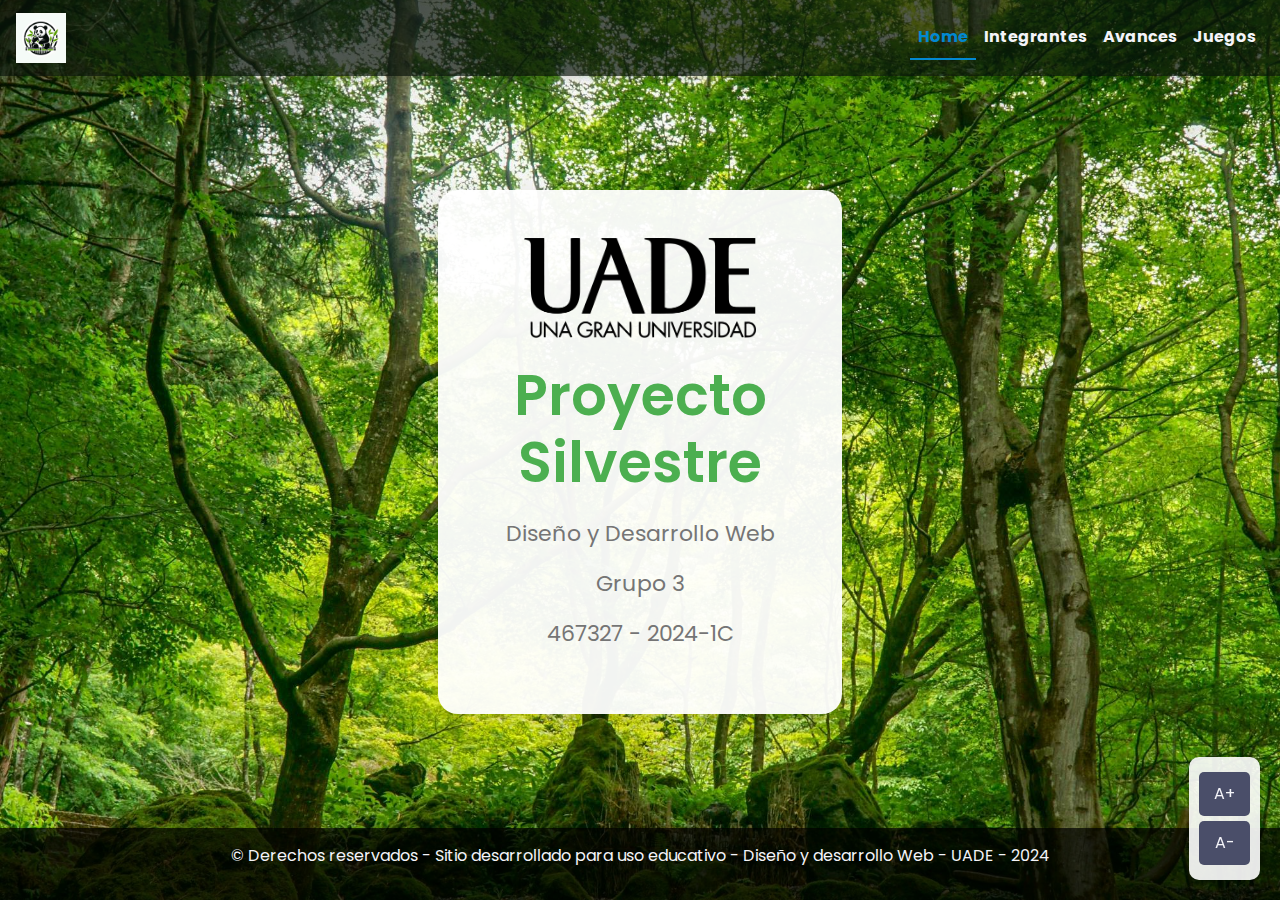
<file: index.html>
<!DOCTYPE html>
<html lang="es">

<head>
    <meta charset="UTF-8">
    <meta http-equiv="X-UA-Compatible" content="IE=edge">
    <meta name="viewport" content="width=device-width, initial-scale=1.0">
    <link rel="stylesheet" href="https://stackpath.bootstrapcdn.com/bootstrap/4.5.2/css/bootstrap.min.css">
    <link rel="stylesheet" href="styles/styles.css">
    <link rel="stylesheet" href="juegos/JuegoAnimalesEnExtincion/styles.css">
    <link rel="shortcut icon" href="img/logo_panda.jfif" type="image/x-icon">
    <link rel="preconnect" href="https://fonts.googleapis.com">
    <link rel="preconnect" href="https://fonts.gstatic.com" crossorigin>
    <link href="https://fonts.googleapis.com/css2?family=Poppins:wght@400;600&display=swap" rel="stylesheet">
    <title>Proyecto Silvestre</title>
</head>

<body class="background">
    <div class="accessibility-menu">
        <button onclick="changeTextSize('increase')" class="btn btn-primary">A+</button>
        <button onclick="changeTextSize('decrease')" class="btn btn-primary">A-</button>
    </div>
    <nav class="navbar navbar-expand-lg navbar-light">
        <a class="navbar-brand" href="index.html">
            <img src="img/logo_panda.jfif" alt="Proyecto Silvestre">
        </a>
        <button class="navbar-toggler" type="button" data-toggle="collapse" data-target="#navbarNav" aria-controls="navbarNav" aria-expanded="false" aria-label="Toggle navigation">
            <span class="navbar-toggler-icon"></span>
        </button>
        <div class="collapse navbar-collapse" id="navbarNav">
            <ul class="navbar-nav ml-auto">
                <li class="nav-item active">
                    <a class="nav-link" href="index.html">Home</a>
                </li>
                <li class="nav-item">
                    <a class="nav-link" href="integrantes.html">Integrantes</a>
                </li>
                <li class="nav-item">
                    <a class="nav-link" href="avances.html">Avances</a>
                </li>
                <li class="nav-item">
                    <a class="nav-link" href="juegos.html">Juegos</a>
                </li>
            </ul>
        </div>
    </nav>
    <main class="main-inicio container my-5 proyect">
        <div class="row justify-content-center">
            <div class="col-md-8 text-center p-5 main-content">
                <img src="img/UADE.png" alt="UADE" class="logo-uade mb-4">
                <h1 class="display-4">Proyecto Silvestre</h1>
                <p class="subtitle-font"><strong>Diseño y Desarrollo Web</strong></p>
                <p class="subtitle-font"><strong>Grupo 3</strong></p>
                <p class="subtitle-font"><strong>467327 - 2024-1C</strong></p>
            </div>
        </div>
    </main>

    <footer class="text-center py-3" style="background-color: #4A4E69; color: #F4F4F9;">
        <p>&copy; Derechos reservados - Sitio desarrollado para uso educativo - Diseño y desarrollo Web - UADE - 2024</p>
    </footer>

    <script src="https://code.jquery.com/jquery-3.5.1.slim.min.js"></script>
    <script src="https://cdn.jsdelivr.net/npm/@popperjs/core@2.9.2/dist/umd/popper.min.js"></script>
    <script src="https://stackpath.bootstrapcdn.com/bootstrap/4.5.2/js/bootstrap.min.js"></script>
    <script src="scripts/script.js"></script>
</body>

</html>
</file>
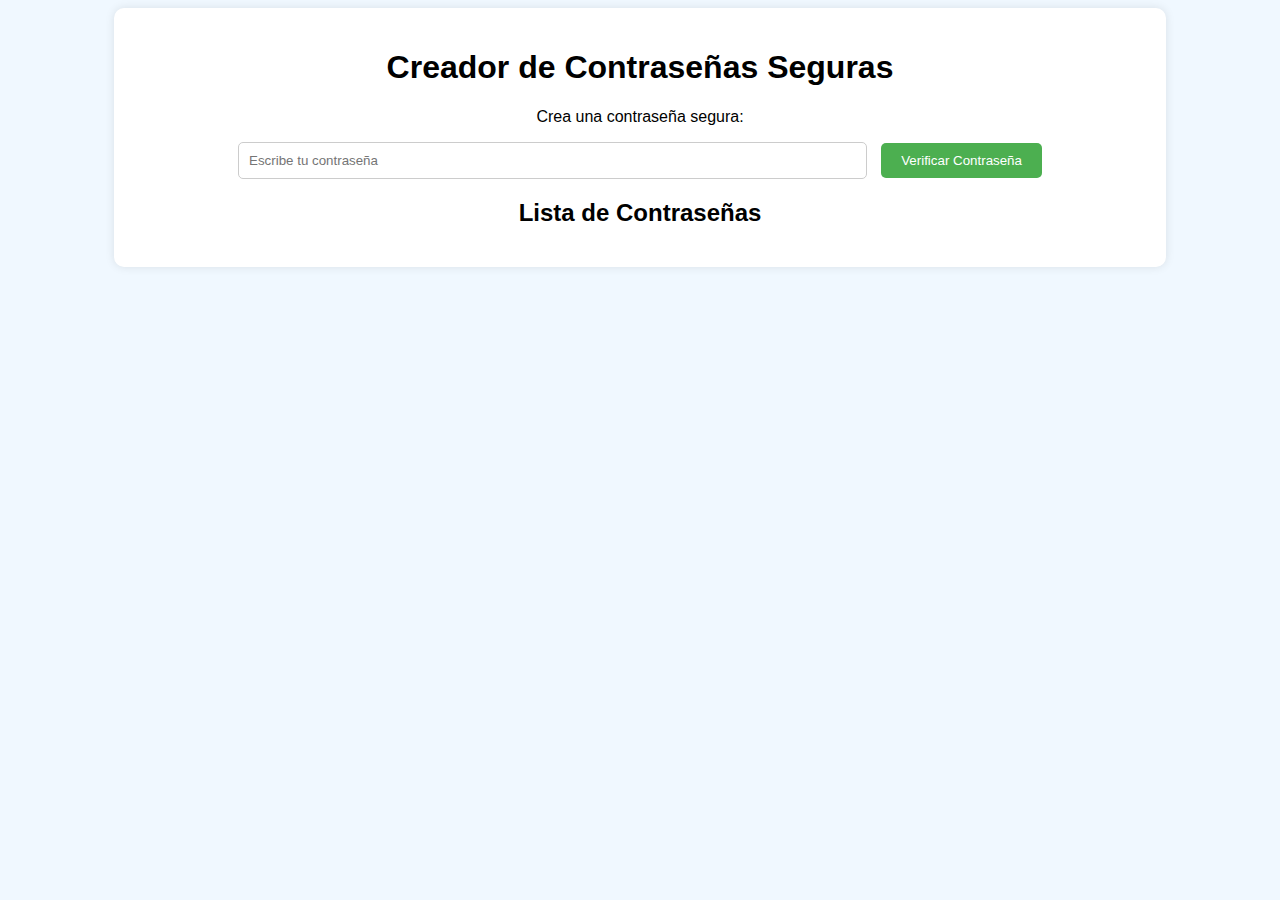
<file: juegoVerificaPassword/index.html>
<!DOCTYPE html>
<html lang="es">
<head>
    <meta charset="UTF-8">
    <title>Creador de Contraseñas Seguras</title>
    <link rel="stylesheet" href="styles.css">
</head>
<body>
    <div id="game">
        <h1>Creador de Contraseñas Seguras</h1>
        <div id="password-creation">
            <p>Crea una contraseña segura:</p>
            <input type="text" id="password" placeholder="Escribe tu contraseña">
            <button onclick="checkPassword()">Verificar Contraseña</button>
            <p id="password-result"></p>
        </div>
        <div id="password-list">
            <h2>Lista de Contraseñas</h2>
            <ul id="passwords"></ul>
        </div>
    </div>
    <script src="script.js"></script>
</body>
</html>
</file>
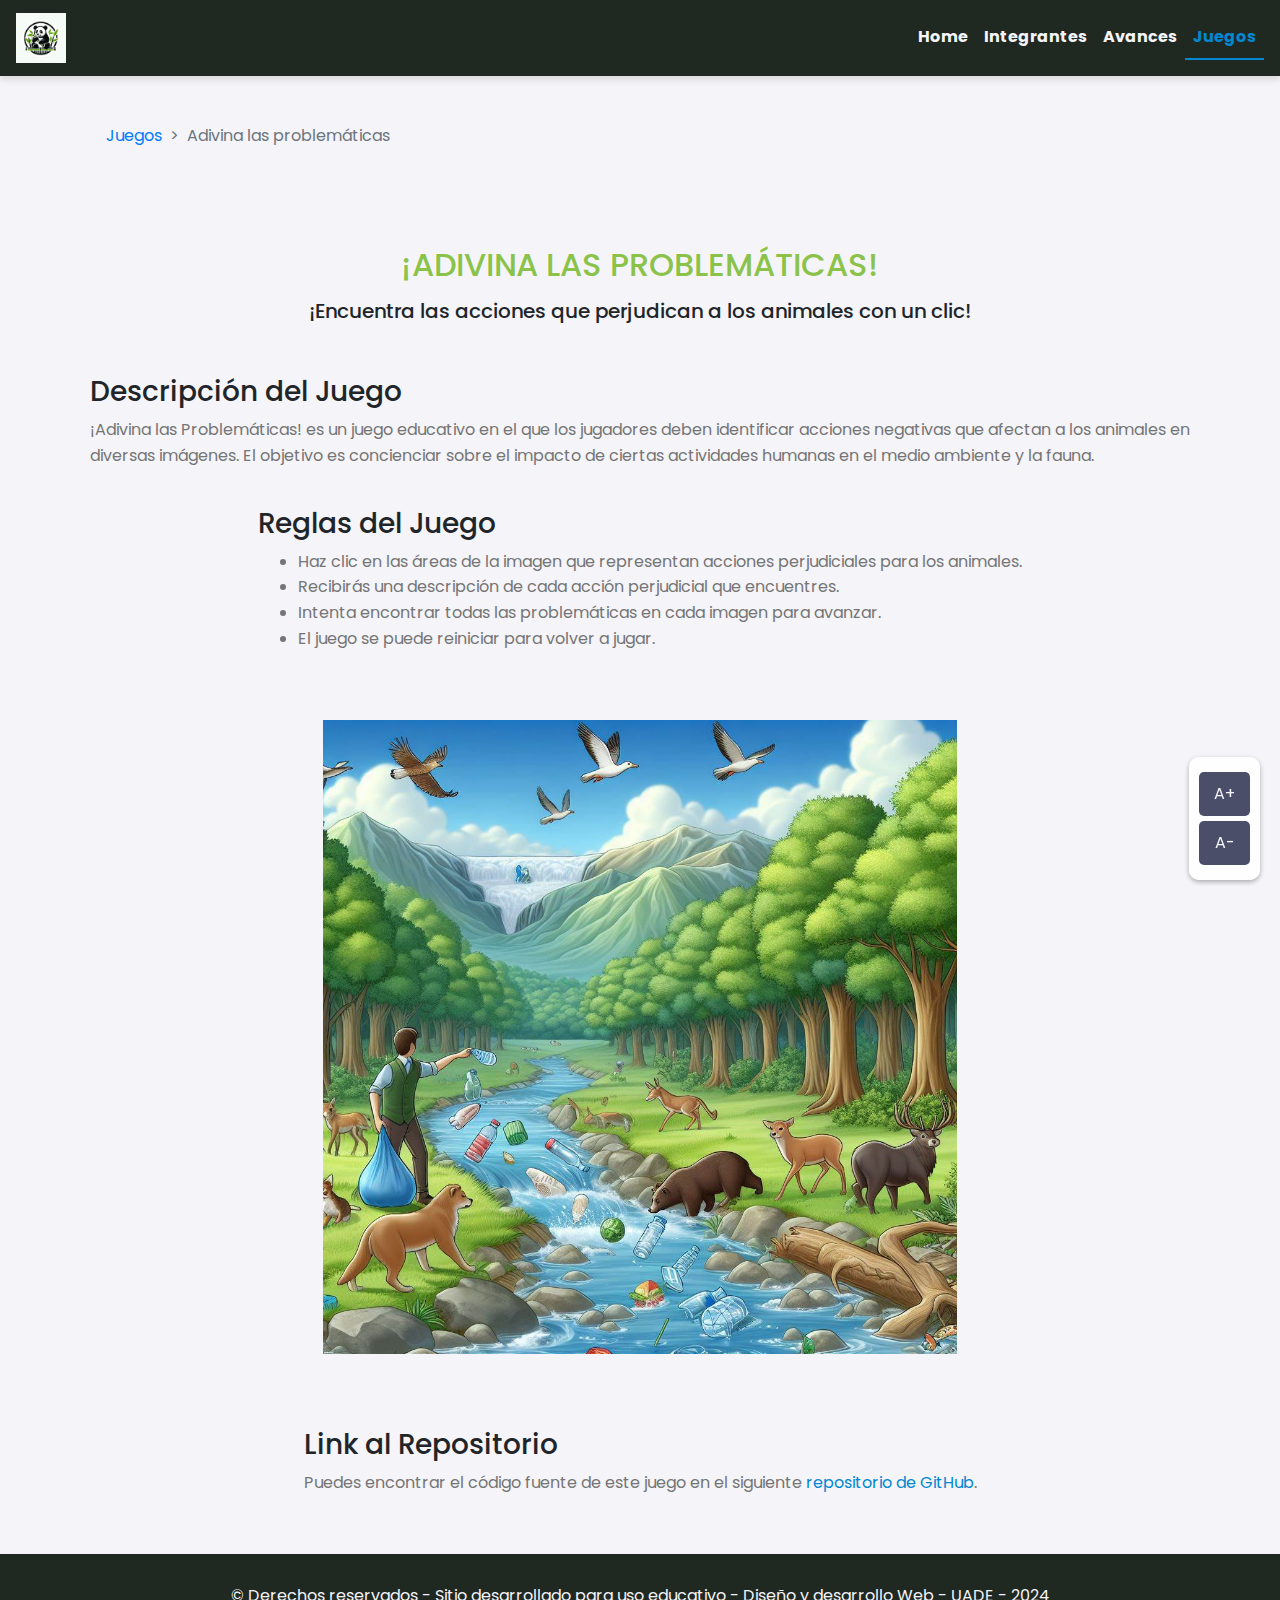
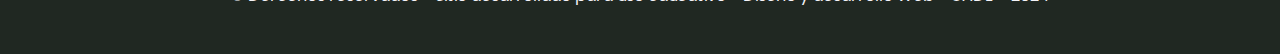
<file: juegos/JuegoAdivinaLaAccion/index.html>
<!DOCTYPE html>
<html lang="es">

<head>
    <meta charset="UTF-8">
    <meta http-equiv="X-UA-Compatible" content="IE=edge">
    <meta name="viewport" content="width=device-width, initial-scale=1.0">
    <link rel="stylesheet" href="https://stackpath.bootstrapcdn.com/bootstrap/4.5.2/css/bootstrap.min.css">
    <link rel="stylesheet" href="styles.css">
    <link rel="stylesheet" href="../../styles/styles.css">
    <link rel="shortcut icon" href="../../img/logo_panda.jfif" type="image/x-icon">
    <link rel="preconnect" href="https://fonts.googleapis.com">
    <link rel="preconnect" href="https://fonts.gstatic.com" crossorigin>
    <link href="https://fonts.googleapis.com/css2?family=Poppins:wght@400;600&display=swap" rel="stylesheet">
    <title>Proyecto Silvestre</title>
</head>

<body>
    <div class="accessibility-menu">
        <button onclick="changeTextSize('increase')" class="btn btn-primary">A+</button>
        <button onclick="changeTextSize('decrease')" class="btn btn-primary">A-</button>
    </div>
    <nav class="navbar navbar-expand-lg navbar-no-picture" style="background-color: #F4F4F9;">
        <a class="navbar-brand" href="../../index.html">
            <img src="../../img/logo_panda.jfif" alt="Proyecto Silvestre" height="50">
        </a>
        <button class="navbar-toggler" type="button" data-toggle="collapse" data-target="#navbarNav" aria-controls="navbarNav" aria-expanded="false" aria-label="Toggle navigation">
            <span class="navbar-toggler-icon"></span>
        </button>
        <div class="collapse navbar-collapse" id="navbarNav">
            <ul class="navbar-nav ml-auto">
                <li class="nav-item">
                    <a class="nav-link" href="../../index.html">Home</a>
                </li>
                <li class="nav-item">
                    <a class="nav-link" href="../../integrantes.html">Integrantes</a>
                </li>
                <li class="nav-item">
                    <a class="nav-link" href="../../avances.html">Avances</a>
                </li>
                <li class="nav-item active">
                    <a class="nav-link" href="../../juegos.html">Juegos</a>
                </li>
            </ul>
        </div>
    </nav>

    <div class="container mt-3" style="align-items: flex-start;">
        <nav aria-label="breadcrumb">
            <ol class="breadcrumb">
                <li class="breadcrumb-item"><a href="../../juegos.html">Juegos</a></li>
                <li class="breadcrumb-item active" aria-current="page">Adivina las problemáticas</li>
            </ol>
        </nav>
    </div>

    <main class="container proyect">
        <div class="titleGame">
            <h2>¡ADIVINA LAS PROBLEMÁTICAS!</h2>
            <h5>¡Encuentra las acciones que perjudican a los animales con un clic!</h5>
        </div>

        <div class="game-description mt-4">
            <h3>Descripción del Juego</h3>
            <p>¡Adivina las Problemáticas! es un juego educativo en el que los jugadores deben identificar acciones negativas que afectan a los animales en diversas imágenes. El objetivo es concienciar sobre el impacto de ciertas actividades humanas en el medio ambiente y la fauna.</p>
        </div>

        <div class="game-rules mt-4">
            <h3>Reglas del Juego</h3>
            <ul>
                <li>Haz clic en las áreas de la imagen que representan acciones perjudiciales para los animales.</li>
                <li>Recibirás una descripción de cada acción perjudicial que encuentres.</li>
                <li>Intenta encontrar todas las problemáticas en cada imagen para avanzar.</li>
                <li>El juego se puede reiniciar para volver a jugar.</li>
            </ul>
        </div>

        <div id="gameContainer" class="container mt-4">
            <div id="clickArea" class="text-center">
                <img id="gameImage" src="./imagenesJuego/imagen1.jpg" alt="Imagen del juego" class="img-fluid">
            </div>
            <p id="description" class="hidden"></p>
        </div>

        <div class="repository-link mt-4">
            <h3>Link al Repositorio</h3>
            <p>Puedes encontrar el código fuente de este juego en el siguiente <a href="https://github.com/carlablanco/tpo-disenoweb-grupo-3/tree/main/juegos/JuegoAdivinaLaAccion" target="_blank">repositorio de GitHub</a>.</p>
        </div>
    </main>

    <footer class="footer-no-picture mt-4">
        <div class="container">
            <p>&copy; Derechos reservados - Sitio desarrollado para uso educativo - Diseño y desarrollo Web - UADE - 2024</p>
        </div>
    </footer>

    <script src="https://code.jquery.com/jquery-3.5.1.slim.min.js"></script>
    <script src="https://cdn.jsdelivr.net/npm/@popperjs/core@2.9.2/dist/umd/popper.min.js"></script>
    <script src="https://stackpath.bootstrapcdn.com/bootstrap/4.5.2/js/bootstrap.min.js"></script>
    <script src="game.js"></script>
    <script src="../../scripts/script.js"></script>
</body>

</html>
</file>
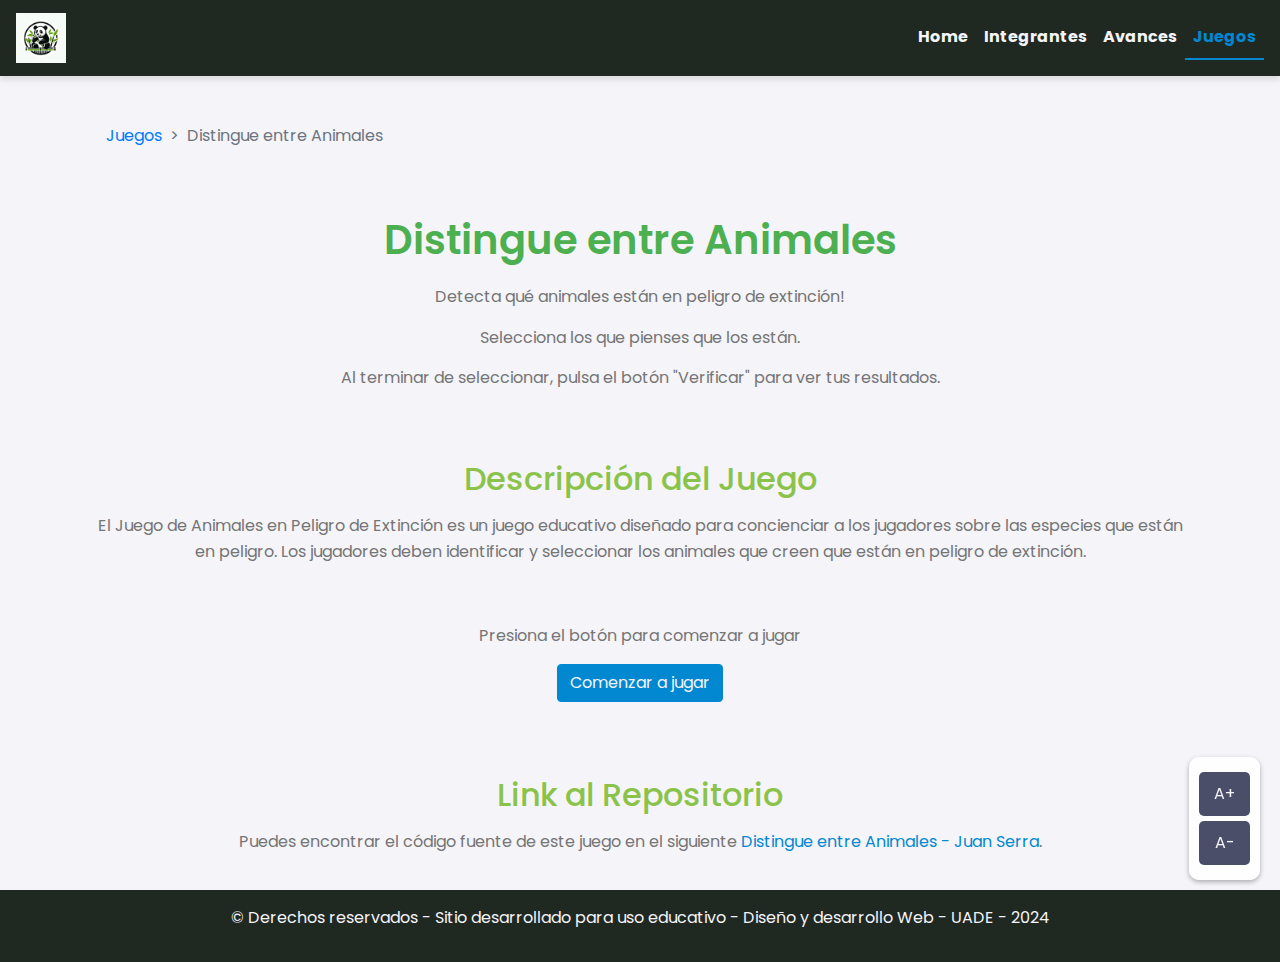
<file: juegos/JuegoAnimalesEnExtincion/index.html>
<!DOCTYPE html>
<html lang="es">
<head>
    <meta charset="UTF-8">
    <meta http-equiv="X-UA-Compatible" content="IE=edge">
    <meta name="viewport" content="width=device-width, initial-scale=1.0">
    <link rel="stylesheet" href="https://stackpath.bootstrapcdn.com/bootstrap/4.5.2/css/bootstrap.min.css">
    <link rel="stylesheet" href="../../styles/styles.css">
    <link rel="stylesheet" href="styles.css">
    <link rel="shortcut icon" href="../../img/logo_panda.jfif" type="image/x-icon">
    <link rel="preconnect" href="https://fonts.googleapis.com">
    <link rel="preconnect" href="https://fonts.gstatic.com" crossorigin>
    <link href="https://fonts.googleapis.com/css2?family=Poppins:wght@400;600&display=swap" rel="stylesheet">
    <title>Proyecto Silvestre</title>
</head>
<body>
    <div class="accessibility-menu">
        <button onclick="changeTextSize('increase')" class="btn btn-primary">A+</button>
        <button onclick="changeTextSize('decrease')" class="btn btn-primary">A-</button>
    </div>
    <nav class="navbar navbar-expand-lg navbar-no-picture" style="background-color: #F4F4F9;">
        <a class="navbar-brand" href="../../index.html">
            <img src="../../img/logo_panda.jfif" alt="Proyecto Silvestre" height="50">
        </a>
        <button class="navbar-toggler" type="button" data-toggle="collapse" data-target="#navbarNav" aria-controls="navbarNav" aria-expanded="false" aria-label="Toggle navigation">
            <span class="navbar-toggler-icon"></span>
        </button>
        <div class="collapse navbar-collapse" id="navbarNav">
            <ul class="navbar-nav ml-auto">
                <li class="nav-item">
                    <a class="nav-link" href="../../index.html">Home</a>
                </li>
                <li class="nav-item">
                    <a class="nav-link" href="../../integrantes.html">Integrantes</a>
                </li>
                <li class="nav-item">
                    <a class="nav-link" href="../../avances.html">Avances</a>
                </li>
                <li class="nav-item active">
                    <a class="nav-link" href="../../juegos.html">Juegos</a>
                </li>
            </ul>
        </div>
    </nav>

    <div class="container mt-3" style="align-items: flex-start;">
        <nav aria-label="breadcrumb">
            <ol class="breadcrumb">
                <li class="breadcrumb-item"><a href="../../juegos.html">Juegos</a></li>
                <li class="breadcrumb-item active" aria-current="page">Distingue entre Animales</li>
            </ol>
        </nav>
    </div>

    <main class="main-inicio container text-center proyect">
        <div class="titleGame">
            <h1>Distingue entre Animales</h2>
            <p>Detecta qué animales están en peligro de extinción!</p>
            <p>Selecciona los que pienses que los están.</p>
            <p>Al terminar de seleccionar, pulsa el botón "Verificar" para ver tus resultados.</p>
        </div>

        <div class="game-description mt-4">
            <h2>Descripción del Juego</h3>
            <p>El Juego de Animales en Peligro de Extinción es un juego educativo diseñado para concienciar a los jugadores sobre las especies que están en peligro. Los jugadores deben identificar y seleccionar los animales que creen que están en peligro de extinción.</p>
        </div>

        <div id="gameContainer" class="container mt-4">
            <div id="startScreen" style="display: none;">
                <p>Presiona el botón para comenzar a jugar</p>
                <button id="startButton" class="btn btn-primary">Comenzar a jugar</button>
            </div>
            <div id="gameScreen" style="display: none;">
                <div id="animalGrid" class="row"></div>
                <button id="checkButton" class="btn btn-success mt-3">Verificar</button>
                <button id="restartButton" class="btn btn-secondary mt-3">Volver a jugar</button>
            </div>
            <div id="resultModal" class="modal fade" tabindex="-1" role="dialog" aria-labelledby="resultModalLabel" aria-hidden="true">
                <div class="modal-dialog modal-dialog-centered" role="document">
                    <div class="modal-content">
                        <div class="modal-header">
                            <h5 class="modal-title" id="resultModalLabel">Resultado</h5>
                            <button type="button" class="close" data-dismiss="modal" aria-label="Close">
                                <span aria-hidden="true">&times;</span>
                            </button>
                        </div>
                        <div class="modal-body">
                            <p id="resultText"></p>
                        </div>
                        <div class="modal-footer">
                            <button type="button" class="btn btn-primary" data-dismiss="modal">Aceptar</button>
                        </div>
                    </div>
                </div>
            </div>
        </div>

        <div class="repository-link mt-4">
            <h2>Link al Repositorio</h3>
            <p>Puedes encontrar el código fuente de este juego en el siguiente <a href="https://github.com/carlablanco/tpo-disenoweb-grupo-3/tree/main/juegos/JuegoAnimalesEnExtincion" target="_blank">Distingue entre Animales - Juan Serra</a>.</p>
        </div>
    </main>

    <footer class="text-center py-3 footer-no-picture">
        <p>&copy; Derechos reservados - Sitio desarrollado para uso educativo - Diseño y desarrollo Web - UADE - 2024</p>
    </footer>

    <script src="https://code.jquery.com/jquery-3.5.1.slim.min.js"></script>
    <script src="https://cdn.jsdelivr.net/npm/@popperjs/core@2.9.2/dist/umd/popper.min.js"></script>
    <script src="https://stackpath.bootstrapcdn.com/bootstrap/4.5.2/js/bootstrap.min.js"></script>
    <script src="logica.js"></script>
    <script src="../../scripts/script.js"></script>
</body>
</html>
</file>
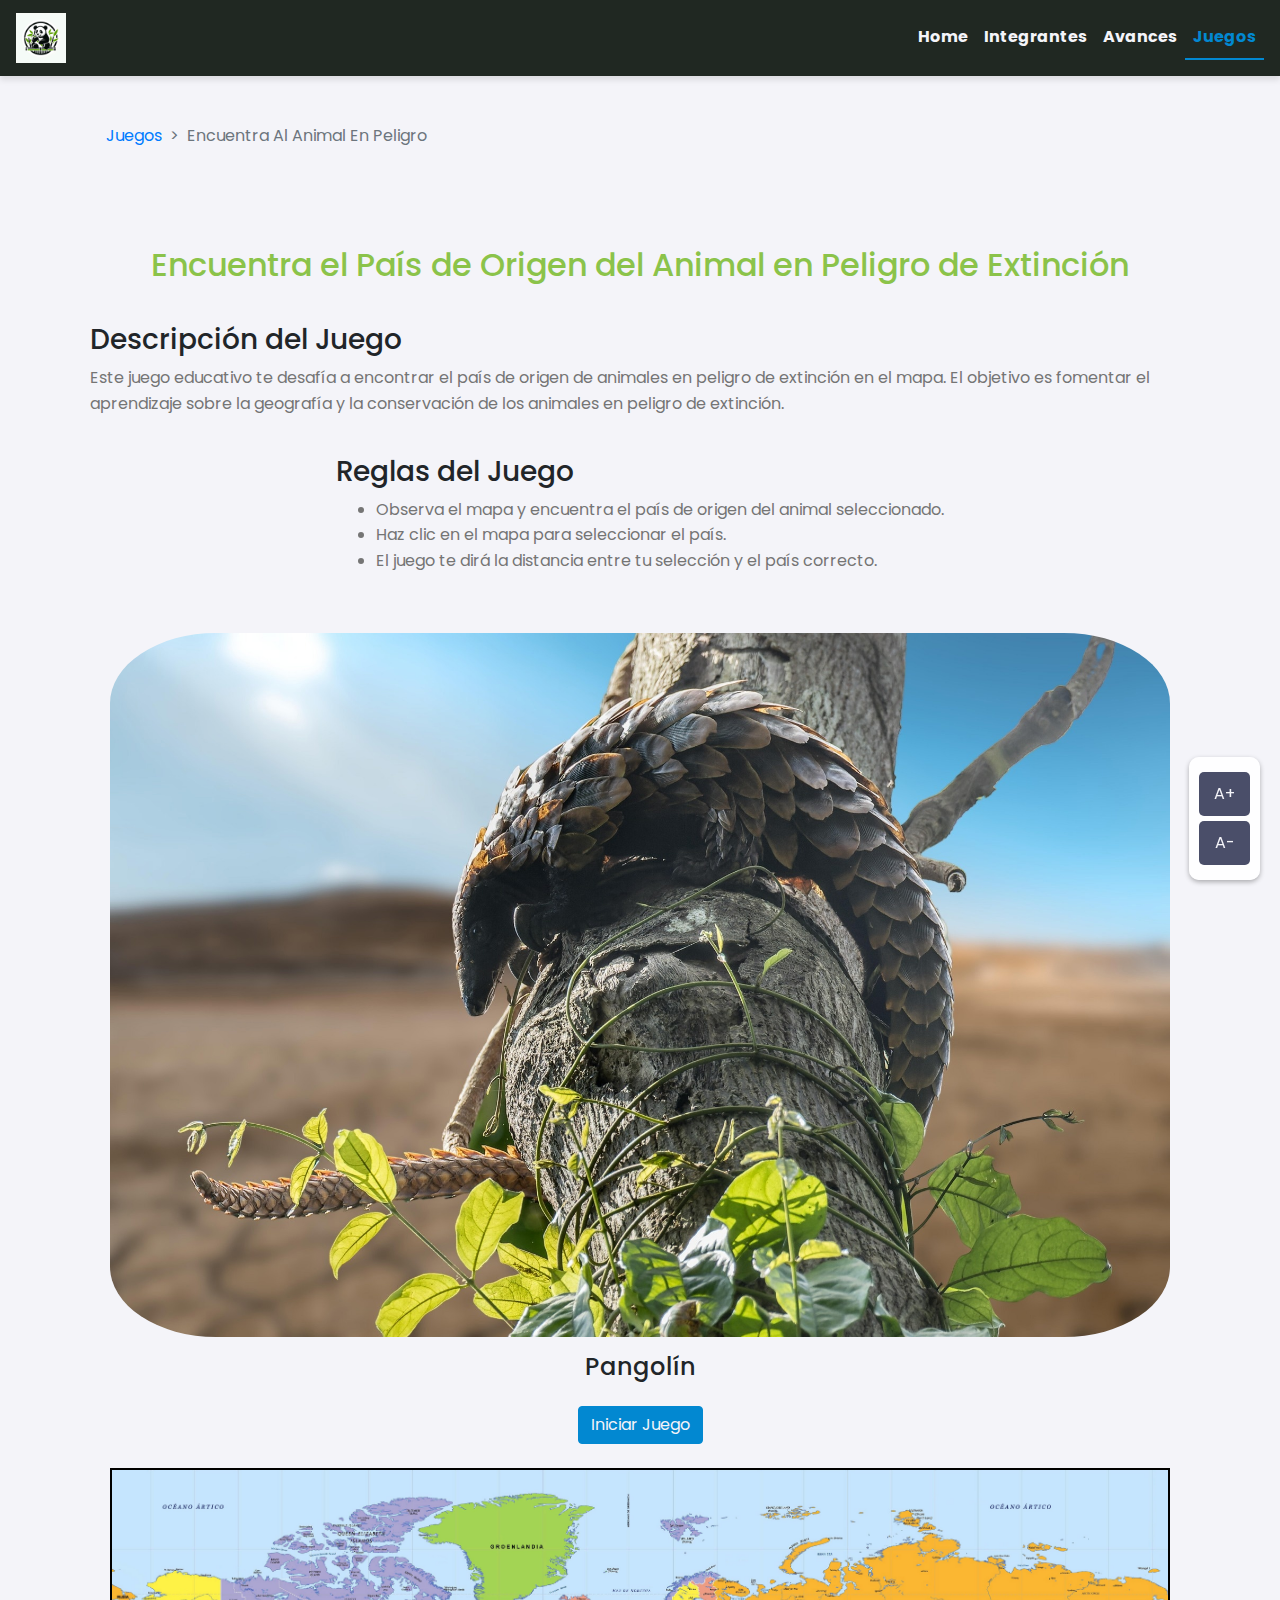
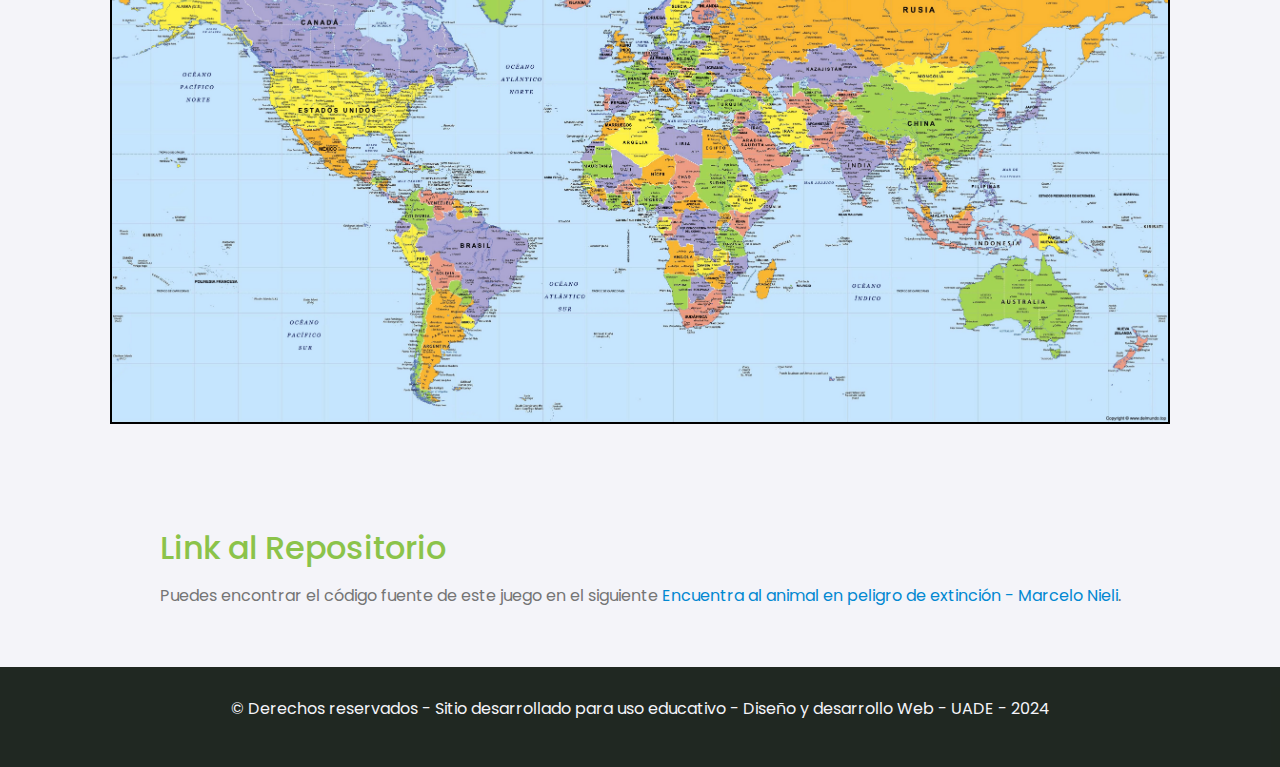
<file: juegos/JuegoEncuentraAlAnimalEnPeligro/index.html>
<!DOCTYPE html>
<html lang="es">
<head>
    <meta charset="UTF-8">
    <meta http-equiv="X-UA-Compatible" content="IE=edge">
    <meta name="viewport" content="width=device-width, initial-scale=1.0">
    <link rel="stylesheet" href="https://stackpath.bootstrapcdn.com/bootstrap/4.5.2/css/bootstrap.min.css">
    <link rel="stylesheet" href="main.css">
    <link rel="stylesheet" href="../../styles/styles.css">
    <link rel="shortcut icon" href="../../img/logo_panda.jfif" type="image/x-icon">
    <link rel="preconnect" href="https://fonts.googleapis.com">
    <link rel="preconnect" href="https://fonts.gstatic.com" crossorigin>
    <link href="https://fonts.googleapis.com/css2?family=Poppins:wght@400;600&display=swap" rel="stylesheet">
    <title>Animales en Extinción - Encuentra el País del Animal en Peligro</title>
</head>
<body>
    <div class="accessibility-menu">
        <button onclick="changeTextSize('increase')" class="btn btn-primary">A+</button>
        <button onclick="changeTextSize('decrease')" class="btn btn-primary">A-</button>
    </div>
    <nav class="navbar navbar-expand-lg navbar-no-picture" style="background-color: #F4F4F9;">
        <a class="navbar-brand" href="../../index.html">
            <img src="../../img/logo_panda.jfif" alt="Proyecto Silvestre" height="50">
        </a>
        <button class="navbar-toggler" type="button" data-toggle="collapse" data-target="#navbarNav" aria-controls="navbarNav" aria-expanded="false" aria-label="Toggle navigation">
            <span class="navbar-toggler-icon"></span>
        </button>
        <div class="collapse navbar-collapse" id="navbarNav">
            <ul class="navbar-nav ml-auto">
                <li class="nav-item">
                    <a class="nav-link" href="../../index.html">Home</a>
                </li>
                <li class="nav-item">
                    <a class="nav-link" href="../../integrantes.html">Integrantes</a>
                </li>
                <li class="nav-item">
                    <a class="nav-link" href="../../avances.html">Avances</a>
                </li>
                <li class="nav-item active">
                    <a class="nav-link" href="../../juegos.html">Juegos</a>
                </li>
            </ul>
        </div>
    </nav>

    <div class="container mt-3" style="align-items: flex-start;">
        <nav aria-label="breadcrumb">
            <ol class="breadcrumb">
                <li class="breadcrumb-item"><a href="../../juegos.html">Juegos</a></li>
                <li class="breadcrumb-item active" aria-current="page">Encuentra Al Animal En Peligro</li>
            </ol>
        </nav>
    </div>

    <main class="container proyect">
        <div class="titleGame">
            <h2>Encuentra el País de Origen del Animal en Peligro de Extinción</h2>
        </div>
        
        <div class="game-description mt-4">
            <h3>Descripción del Juego</h3>
            <p>Este juego educativo te desafía a encontrar el país de origen de animales en peligro de extinción en el mapa. El objetivo es fomentar el aprendizaje sobre la geografía y la conservación de los animales en peligro de extinción.</p>
        </div>

        <div class="game-rules mt-4">
            <h3>Reglas del Juego</h3>
            <ul>
                <li>Observa el mapa y encuentra el país de origen del animal seleccionado.</li>
                <li>Haz clic en el mapa para seleccionar el país.</li>
                <li>El juego te dirá la distancia entre tu selección y el país correcto.</li>
            </ul>
        </div>

        <div class="container mt-4 text-center">
            <img id="animalImage" src="img/pangolin.jpeg" alt="Pangolín (Manis pentadactyla)" class="img-fluid mb-3 rounded-image">
            <h4 id="animalName">Pangolín</h4>
            <button id="startButton" class="btn btn-primary mt-3">Iniciar Juego</button>
            <img src="img/mapamundi-politico-grande.jpg" id="map" class="img-fluid mt-4" draggable="false">
            <p id="distance" class="mt-3"></p>
        </div>
        
        <div class="repository-link mt-4">
            <h2>Link al Repositorio</h3>
            <p>Puedes encontrar el código fuente de este juego en el siguiente <a href="https://github.com/carlablanco/tpo-disenoweb-grupo-3/tree/main/juegos/JuegoEncuentraAlAnimalEnPeligro" target="_blank">Encuentra al animal en peligro de extinción - Marcelo Nieli</a>.</p>
        </div>
    </main>

    <footer class="footer-no-picture mt-4">
        <div class="container">
            <p>&copy; Derechos reservados - Sitio desarrollado para uso educativo - Diseño y desarrollo Web - UADE - 2024</p>
        </div>
    </footer>
    <script src="game.js" charset="utf-8"></script>
</body>
</html>
</file>
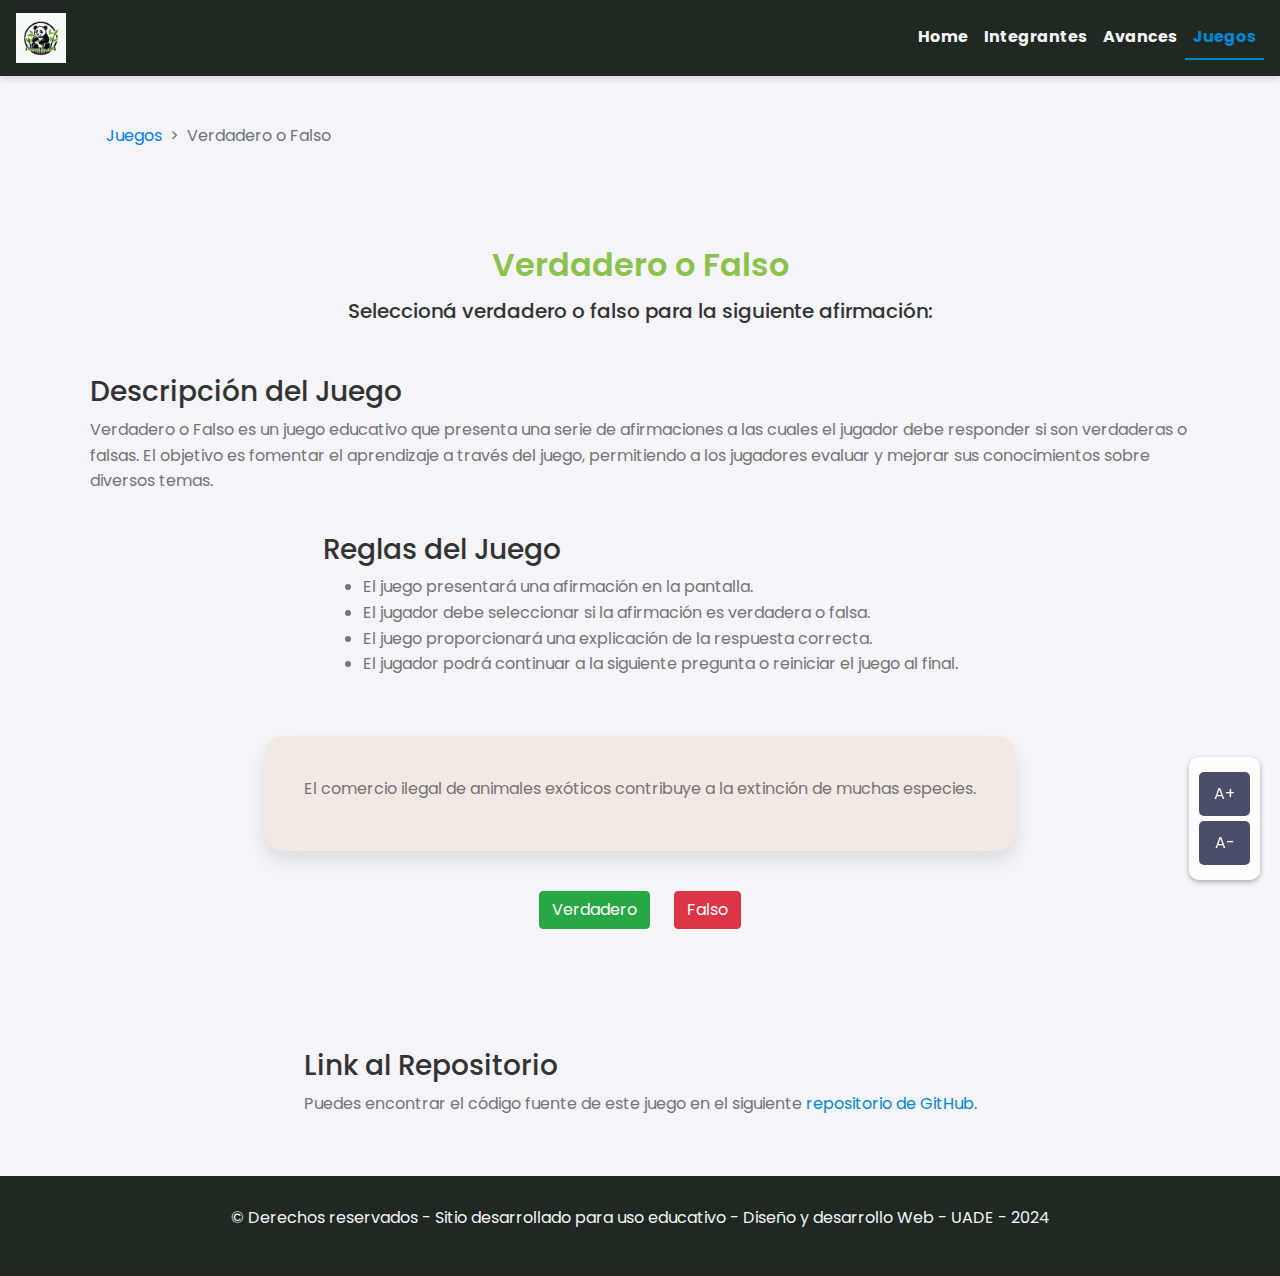
<file: juegos/JuegoVerdaderoOFalso/index.html>
<!DOCTYPE html>
<html lang="es">
<head>
    <meta charset="UTF-8">
    <meta http-equiv="X-UA-Compatible" content="IE=edge">
    <meta name="viewport" content="width=device-width, initial-scale=1.0">
    <link rel="stylesheet" href="https://stackpath.bootstrapcdn.com/bootstrap/4.5.2/css/bootstrap.min.css">
    <link rel="stylesheet" href="styles.css">
    <link rel="stylesheet" href="../../styles/styles.css">
    <link rel="shortcut icon" href="../../img/logo_panda.jfif" type="image/x-icon">
    <link rel="preconnect" href="https://fonts.googleapis.com">
    <link rel="preconnect" href="https://fonts.gstatic.com" crossorigin>
    <link href="https://fonts.googleapis.com/css2?family=Poppins:wght@400;600&display=swap" rel="stylesheet">
    <title>Verdadero o Falso - Proyecto Silvestre</title>
</head>
<body>
    <div class="accessibility-menu">
        <button onclick="changeTextSize('increase')" class="btn btn-primary">A+</button>
        <button onclick="changeTextSize('decrease')" class="btn btn-primary">A-</button>
    </div>
    <nav class="navbar navbar-expand-lg navbar-no-picture" style="background-color: #F4F4F9;">
        <a class="navbar-brand" href="../../index.html">
            <img src="../../img/logo_panda.jfif" alt="Proyecto Silvestre" height="50">
        </a>
        <button class="navbar-toggler" type="button" data-toggle="collapse" data-target="#navbarNav" aria-controls="navbarNav" aria-expanded="false" aria-label="Toggle navigation">
            <span class="navbar-toggler-icon"></span>
        </button>
        <div class="collapse navbar-collapse" id="navbarNav">
            <ul class="navbar-nav ml-auto">
                <li class="nav-item">
                    <a class="nav-link" href="../../index.html">Home</a>
                </li>
                <li class="nav-item">
                    <a class="nav-link" href="../../integrantes.html">Integrantes</a>
                </li>
                <li class="nav-item">
                    <a class="nav-link" href="../../avances.html">Avances</a>
                </li>
                <li class="nav-item active">
                    <a class="nav-link" href="../../juegos.html">Juegos</a>
                </li>
            </ul>
        </div>
    </nav>

    <div class="container mt-3" style="align-items: flex-start;">
        <nav aria-label="breadcrumb">
            <ol class="breadcrumb">
                <li class="breadcrumb-item"><a href="../../juegos.html">Juegos</a></li>
                <li class="breadcrumb-item active" aria-current="page">Verdadero o Falso</li>
            </ol>
        </nav>
    </div>

    <main class="container proyect">
        <div class="titleGame">
            <h2>Verdadero o Falso</h2>
            <h5>Seleccioná verdadero o falso para la siguiente afirmación:</h5>
        </div>
        
        <div class="game-description mt-4">
            <h3>Descripción del Juego</h3>
            <p>Verdadero o Falso es un juego educativo que presenta una serie de afirmaciones a las cuales el jugador debe responder si son verdaderas o falsas. El objetivo es fomentar el aprendizaje a través del juego, permitiendo a los jugadores evaluar y mejorar sus conocimientos sobre diversos temas.</p>
        </div>

        <div class="game-rules mt-4">
            <h3>Reglas del Juego</h3>
            <ul>
                <li>El juego presentará una afirmación en la pantalla.</li>
                <li>El jugador debe seleccionar si la afirmación es verdadera o falsa.</li>
                <li>El juego proporcionará una explicación de la respuesta correcta.</li>
                <li>El jugador podrá continuar a la siguiente pregunta o reiniciar el juego al final.</li>
            </ul>
        </div>

        <div id="gameContainer" class="container mt-4">
            <div id="question-container">
                <p id="question"></p>
            </div>
            <div id="buttons-container">
                <button id="true-btn" class="btn btn-success">Verdadero</button>
                <button id="false-btn" class="btn btn-danger">Falso</button>
            </div>
            <div id="result-container" class="mt-3">
                <p id="result"></p>
                <p id="explanation"></p>
                <button id="next-btn" class="btn btn-primary" style="display: none;">Siguiente</button>
            </div>
            <div id="score-container" class="mt-3" style="display: none;">
                <p id="final-score"></p>
                <p id="final-message"></p>
                <button id="restart-btn" class="btn btn-secondary">Reiniciar</button>
            </div>
        </div>
        
        <div class="repository-link mt-4">
            <h3>Link al Repositorio</h3>
            <p>Puedes encontrar el código fuente de este juego en el siguiente <a href="https://github.com/carlablanco/tpo-disenoweb-grupo-3/tree/main/juegos/JuegoVerdaderoOFalso" target="_blank">repositorio de GitHub</a>.</p>
        </div>
    </main>

    <footer class="footer-no-picture mt-4">
        <div class="container">
            <p>&copy; Derechos reservados - Sitio desarrollado para uso educativo - Diseño y desarrollo Web - UADE - 2024</p>
        </div>
    </footer>
    <script src="script.js"></script>
    <script src="../../scripts/script.js"></script>
</body>
</html>
</file>
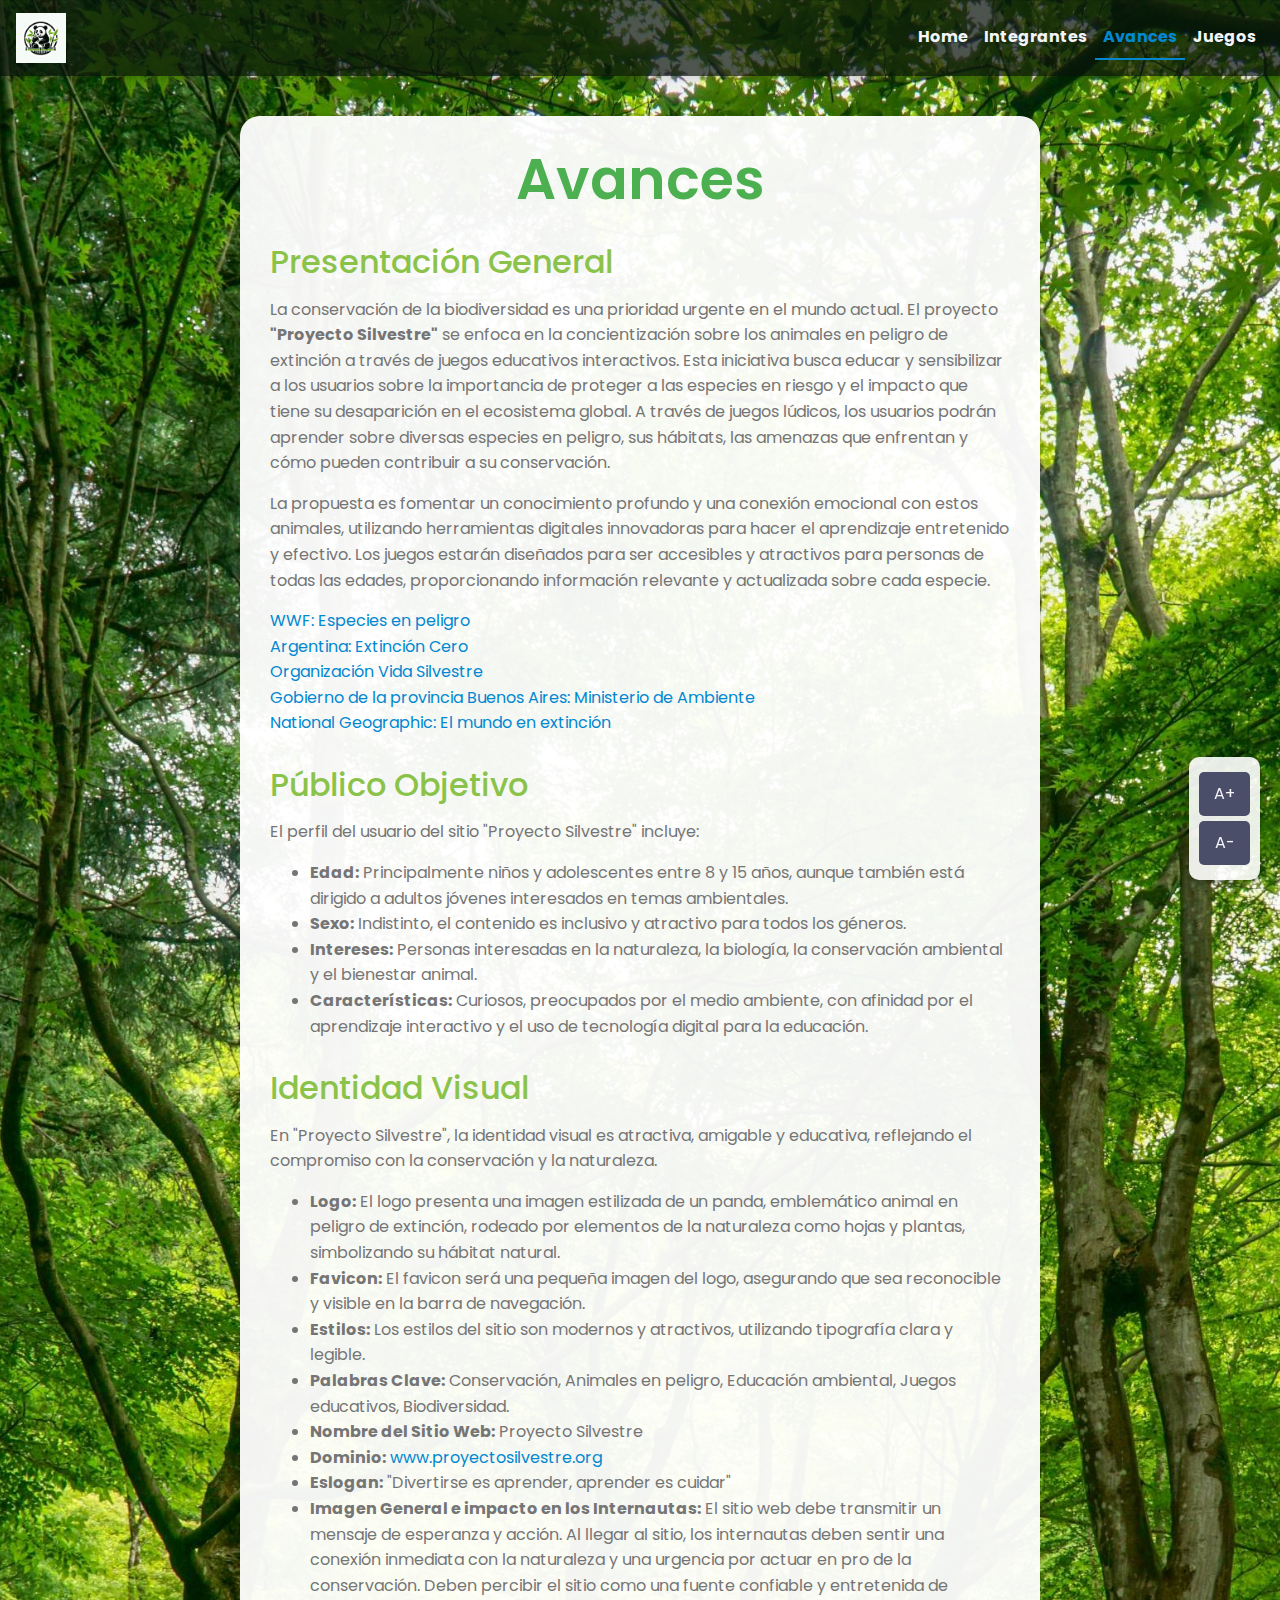
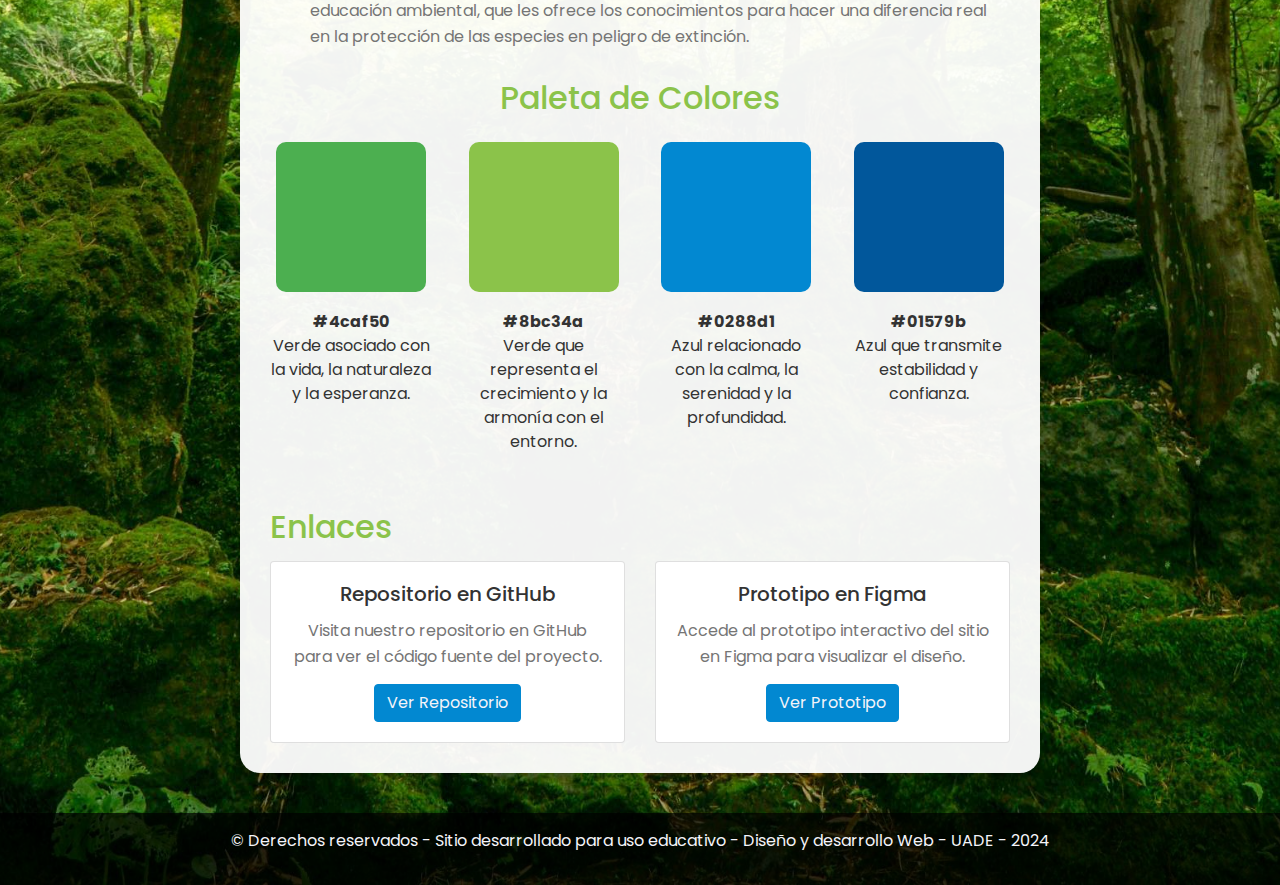
<file: avances.html>
<!DOCTYPE html>
<html lang="es">
  <head>
    <meta charset="UTF-8" />
    <meta http-equiv="X-UA-Compatible" content="IE=edge" />
    <meta name="viewport" content="width=device-width, initial-scale=1.0" />
    <link
      rel="stylesheet"
      href="https://stackpath.bootstrapcdn.com/bootstrap/4.5.2/css/bootstrap.min.css"
    />
    <link
      rel="stylesheet"
      href="https://cdnjs.cloudflare.com/ajax/libs/font-awesome/6.5.2/css/all.min.css"
      integrity="sha512-SnH5WK+bZxgPHs44uWIX+LLJAJ9/2PkPKZ5QiAj6Ta86w+fsb2TkcmfRyVX3pBnMFcV7oQPJkl9QevSCWr3W6A=="
      crossorigin="anonymous"
      referrerpolicy="no-referrer"
    />
    <link rel="stylesheet" href="styles/styles.css" />
    <link rel="shortcut icon" href="img/logo_panda.jfif" type="image/x-icon" />
    <link rel="preconnect" href="https://fonts.googleapis.com" />
    <link rel="preconnect" href="https://fonts.gstatic.com" crossorigin />
    <link
      href="https://fonts.googleapis.com/css2?family=Poppins:wght@400;600&display=swap"
      rel="stylesheet"
    />
    <title>Avances - Proyecto Silvestre</title>
  </head>
  <body class="background">
    <div class="accessibility-menu">
      <button onclick="changeTextSize('increase')" class="btn btn-primary">A+</button>
      <button onclick="changeTextSize('decrease')" class="btn btn-primary">A-</button>
    </div>
    <nav class="navbar navbar-expand-lg navbar-light">
      <a class="navbar-brand" href="index.html">
        <img src="img/logo_panda.jfif" alt="Proyecto Silvestre" height="50" />
      </a>
      <button
        class="navbar-toggler"
        type="button"
        data-toggle="collapse"
        data-target="#navbarNav"
        aria-controls="navbarNav"
        aria-expanded="false"
        aria-label="Toggle navigation"
      >
        <span class="navbar-toggler-icon"></span>
      </button>
      <div class="collapse navbar-collapse" id="navbarNav">
        <ul class="navbar-nav ml-auto">
          <li class="nav-item">
            <a class="nav-link" href="index.html">Home</a>
          </li>
          <li class="nav-item">
            <a class="nav-link" href="integrantes.html">Integrantes</a>
          </li>
          <li class="nav-item active">
            <a class="nav-link" href="avances.html">Avances</a>
          </li>
          <li class="nav-item">
            <a class="nav-link" href="juegos.html">Juegos</a>
          </li>
        </ul>
      </div>
    </nav>
    <main class="container proyect">
      <div class="main-content">
        <h1 class="display-4">Avances</h1>
        <section>
          <h2>Presentación General</h2>
          <p>
            La conservación de la biodiversidad es una prioridad urgente en el
            mundo actual. El proyecto <strong>"Proyecto Silvestre"</strong> se
            enfoca en la concientización sobre los animales en peligro de
            extinción a través de juegos educativos interactivos. Esta
            iniciativa busca educar y sensibilizar a los usuarios sobre la
            importancia de proteger a las especies en riesgo y el impacto que
            tiene su desaparición en el ecosistema global. A través de juegos
            lúdicos, los usuarios podrán aprender sobre diversas especies en
            peligro, sus hábitats, las amenazas que enfrentan y cómo pueden
            contribuir a su conservación.
          </p>
          <p>
            La propuesta es fomentar un conocimiento profundo y una conexión
            emocional con estos animales, utilizando herramientas digitales
            innovadoras para hacer el aprendizaje entretenido y efectivo. Los
            juegos estarán diseñados para ser accesibles y atractivos para
            personas de todas las edades, proporcionando información relevante y
            actualizada sobre cada especie.
          </p>
          <ul class="list-unstyled">
            <li>
              <a
                href="https://www.worldwildlife.org/species/directory?direction=desc&sort=extinction_status"
                target="_blank"
              >
                <i class="fas fa-paw"></i> WWF: Especies en peligro
              </a>
            </li>
            <li>
              <a
                href="https://www.argentina.gob.ar/interior/ambiente/biodiversidad/extincion-cero/especies"
                target="_blank"
              >
                <i class="fas fa-leaf"></i> Argentina: Extinción Cero
              </a>
            </li>
            <li>
              <a
                href="https://www.vidasilvestre.org.ar/?23460/cursoespeciesamenazadas2022"
                target="_blank"
              >
                <i class="fas fa-tree"></i> Organización Vida Silvestre
              </a>
            </li>
            <li>
              <a href="https://www.ambiente.gba.gob.ar/" target="_blank">
                <i class="fas fa-globe"></i> Gobierno de la provincia Buenos
                Aires: Ministerio de Ambiente
              </a>
            </li>
            <li>
              <a
                href="https://www.nationalgeographic.com.es/mundo-animal/animales-peligro-extincion_12536"
                target="_blank"
              >
                <i class="fas fa-globe-americas"></i> National Geographic: El
                mundo en extinción
              </a>
            </li>
          </ul>
        </section>
        <section>
          <h2>Público Objetivo</h2>
          <p>El perfil del usuario del sitio "Proyecto Silvestre" incluye:</p>
          <ul>
            <li>
              <strong>Edad:</strong> Principalmente niños y adolescentes entre 8
              y 15 años, aunque también está dirigido a adultos jóvenes
              interesados en temas ambientales.
            </li>
            <li>
              <strong>Sexo:</strong> Indistinto, el contenido es inclusivo y
              atractivo para todos los géneros.
            </li>
            <li>
              <strong>Intereses:</strong> Personas interesadas en la naturaleza,
              la biología, la conservación ambiental y el bienestar animal.
            </li>
            <li>
              <strong>Características:</strong> Curiosos, preocupados por el
              medio ambiente, con afinidad por el aprendizaje interactivo y el
              uso de tecnología digital para la educación.
            </li>
          </ul>
        </section>
        <section>
          <h2>Identidad Visual</h2>
          <p>
            En "Proyecto Silvestre", la identidad visual es atractiva, amigable
            y educativa, reflejando el compromiso con la conservación y la
            naturaleza.
          </p>
          <ul>
            <li>
              <strong>Logo:</strong> El logo presenta una imagen estilizada de
              un panda, emblemático animal en peligro de extinción, rodeado por
              elementos de la naturaleza como hojas y plantas, simbolizando su
              hábitat natural.
            </li>
            <li>
              <strong>Favicon:</strong> El favicon será una pequeña imagen del
              logo, asegurando que sea reconocible y visible en la barra de
              navegación.
            </li>
            <li>
              <strong>Estilos:</strong> Los estilos del sitio son modernos y
              atractivos, utilizando tipografía clara y legible.
            </li>
            <li>
              <strong>Palabras Clave:</strong> Conservación, Animales en
              peligro, Educación ambiental, Juegos educativos, Biodiversidad.
            </li>
            <li><strong>Nombre del Sitio Web:</strong> Proyecto Silvestre</li>
            <li>
              <strong>Dominio:</strong>
              <a
                href="https://carlablanco.github.io/tpo-disenoweb-grupo-3/"
                target="_blank"
                >www.proyectosilvestre.org</a
              >
            </li>
            <li>
              <strong>Eslogan:</strong> "Divertirse es aprender, aprender es
              cuidar"
            </li>
            <li>
              <strong>Imagen General e impacto en los Internautas:</strong> El
              sitio web debe transmitir un mensaje de esperanza y acción. Al
              llegar al sitio, los internautas deben sentir una conexión
              inmediata con la naturaleza y una urgencia por actuar en pro de la
              conservación. Deben percibir el sitio como una fuente confiable y
              entretenida de educación ambiental, que les ofrece los
              conocimientos para hacer una diferencia real en la protección de
              las especies en peligro de extinción.
            </li>
          </ul>
        </section>
        <section>
          <h2 class="text-center mb-4">Paleta de Colores</h2>
          <div class="row justify-content-center">
            <div
              class="col-md-6 col-lg-3 mb-4 d-flex flex-column align-items-center"
            >
              <div class="color-box bg-green mb-2"></div>
              <div class="color-info text-center">
                <div class="color-name"><strong>#4caf50</strong></div>
                <div class="color-meaning">
                  Verde asociado con la vida, la naturaleza y la esperanza.
                </div>
              </div>
            </div>
            <div
              class="col-md-6 col-lg-3 mb-4 d-flex flex-column align-items-center"
            >
              <div class="color-box bg-light-green mb-2"></div>
              <div class="color-info text-center">
                <div class="color-name"><strong>#8bc34a</strong></div>
                <div class="color-meaning">
                  Verde que representa el crecimiento y la armonía con el
                  entorno.
                </div>
              </div>
            </div>
            <div
              class="col-md-6 col-lg-3 mb-4 d-flex flex-column align-items-center"
            >
              <div class="color-box bg-blue mb-2"></div>
              <div class="color-info text-center">
                <div class="color-name"><strong>#0288d1</strong></div>
                <div class="color-meaning">
                  Azul relacionado con la calma, la serenidad y la profundidad.
                </div>
              </div>
            </div>
            <div
              class="col-md-6 col-lg-3 mb-4 d-flex flex-column align-items-center"
            >
              <div class="color-box bg-light-blue mb-2"></div>
              <div class="color-info text-center">
                <div class="color-name"><strong>#01579b</strong></div>
                <div class="color-meaning">
                  Azul que transmite estabilidad y confianza.
                </div>
              </div>
            </div>
          </div>
        </section>

        <section>
          <h2>Enlaces</h2>
          <div class="row">
            <div class="col-md-6">
              <div class="card text-center">
                <div class="card-body">
                  <h5 class="card-title">Repositorio en GitHub</h5>
                  <p class="card-text">
                    Visita nuestro repositorio en GitHub para ver el código
                    fuente del proyecto.
                  </p>
                  <a
                    href="https://github.com/carlablanco/tpo-disenoweb-grupo-3"
                    target="_blank"
                    class="btn btn-primary"
                    >Ver Repositorio</a
                  >
                </div>
              </div>
            </div>
            <div class="col-md-6">
              <div class="card text-center">
                <div class="card-body">
                  <h5 class="card-title">Prototipo en Figma</h5>
                  <p class="card-text">
                    Accede al prototipo interactivo del sitio en Figma para
                    visualizar el diseño.
                  </p>
                  <a
                    href="https://www.figma.com/design/1W3jH9xGRtJXv66X1ZUmpT/Trabajo-Practico---Proyecto-Silvestre?node-id=0-1"
                    target="_blank"
                    class="btn btn-primary"
                    >Ver Prototipo</a
                  >
                </div>
              </div>
            </div>
          </div>
        </section>
      </div>
    </main>
    <footer class="text-center py-3">
      <p>
        © Derechos reservados - Sitio desarrollado para uso educativo - Diseño y
        desarrollo Web - UADE - 2024
      </p>
    </footer>
    <script src="https://code.jquery.com/jquery-3.5.1.slim.min.js"></script>
    <script src="https://cdn.jsdelivr.net/npm/@popperjs/core@2.9.2/dist/umd/popper.min.js"></script>
    <script src="https://stackpath.bootstrapcdn.com/bootstrap/4.5.2/js/bootstrap.min.js"></script>
    <script src="scripts/script.js"></script>
  </body>
</html>
</file>
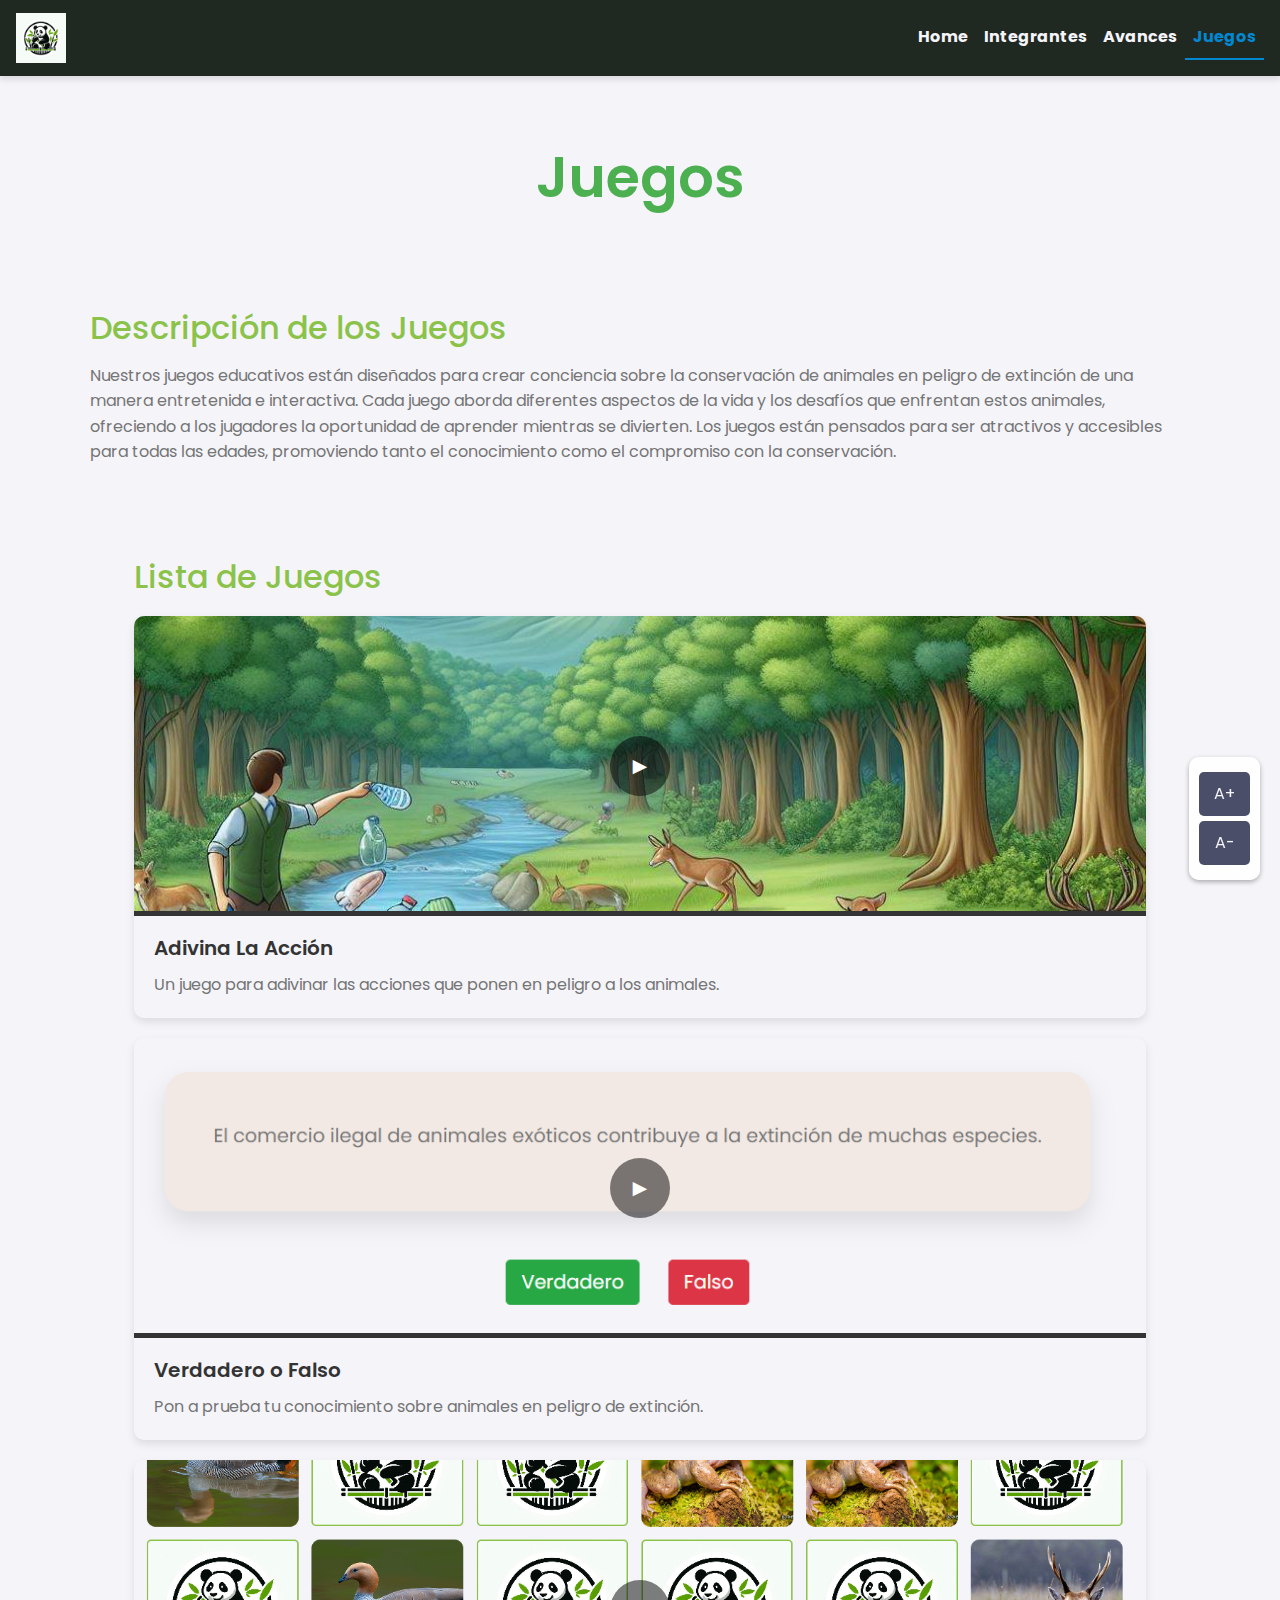
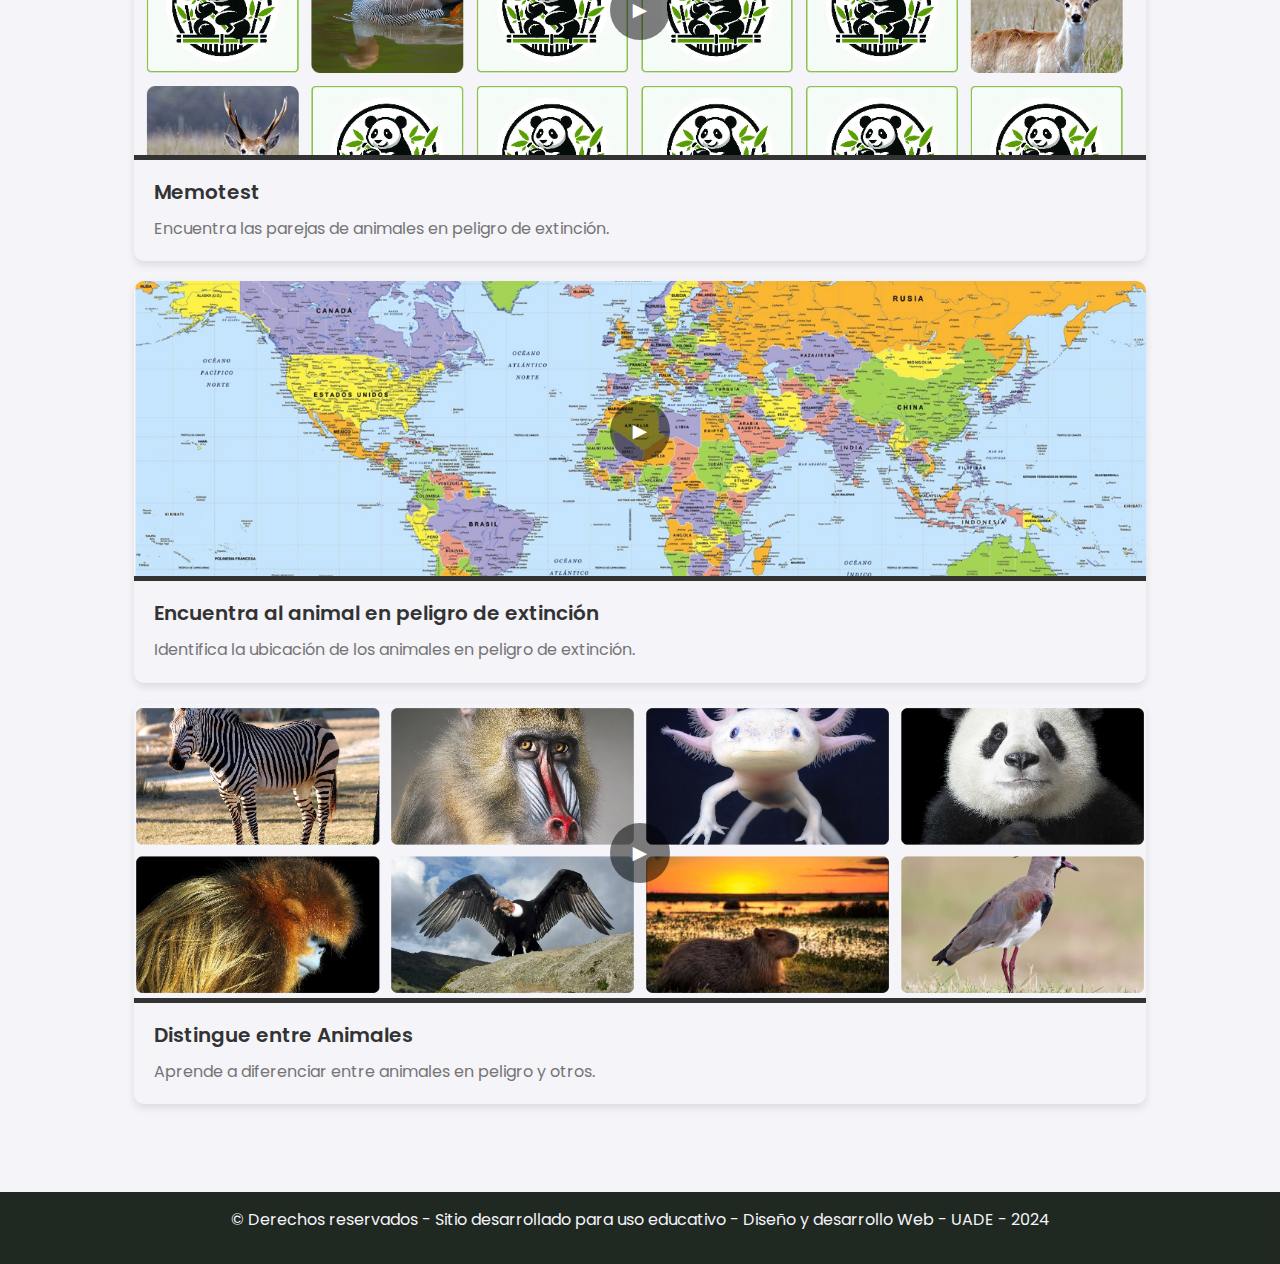
<file: juegos.html>
<!DOCTYPE html>
<html lang="es">
  <head>
    <meta charset="UTF-8" />
    <meta http-equiv="X-UA-Compatible" content="IE=edge" />
    <meta name="viewport" content="width=device-width, initial-scale=1.0" />
    <link
      rel="stylesheet"
      href="https://stackpath.bootstrapcdn.com/bootstrap/4.5.2/css/bootstrap.min.css"
    />
    <link rel="stylesheet" href="styles/styles.css" />
    <link rel="shortcut icon" href="img/logo_panda.jfif" type="image/x-icon" />
    <link rel="preconnect" href="https://fonts.googleapis.com" />
    <link rel="preconnect" href="https://fonts.gstatic.com" crossorigin />
    <link
      href="https://fonts.googleapis.com/css2?family=Poppins:wght@400;600&display=swap"
      rel="stylesheet"
    />
    <title>Juegos - Proyecto Silvestre</title>
    <style>
      body {
        font-family: "Poppins", sans-serif;
        background-color: #f4f4f9 !important;
        color: #333;
        margin: 0;
        padding: 0;
        display: flex;
        flex-direction: column;
        min-height: 100vh;
      }
    </style>
  </head>

  <body>
    <div class="accessibility-menu">
      <button onclick="changeTextSize('increase')" class="btn btn-primary">A+</button>
      <button onclick="changeTextSize('decrease')" class="btn btn-primary">A-</button>
    </div>
    <nav
      class="navbar navbar-expand-lg navbar-no-picture"
      style="background-color: #f4f4f9"
    >
      <a class="navbar-brand" href="index.html">
        <img src="img/logo_panda.jfif" alt="Proyecto Silvestre" height="50" />
      </a>
      <button
        class="navbar-toggler"
        type="button"
        data-toggle="collapse"
        data-target="#navbarNav"
        aria-controls="navbarNav"
        aria-expanded="false"
        aria-label="Toggle navigation"
      >
        <span class="navbar-toggler-icon"></span>
      </button>
      <div class="collapse navbar-collapse" id="navbarNav">
        <ul class="navbar-nav ml-auto">
          <li class="nav-item">
            <a class="nav-link" href="index.html">Home</a>
          </li>
          <li class="nav-item">
            <a class="nav-link" href="integrantes.html">Integrantes</a>
          </li>
          <li class="nav-item">
            <a class="nav-link" href="avances.html">Avances</a>
          </li>
          <li class="nav-item active">
            <a class="nav-link" href="juegos.html">Juegos</a>
          </li>
        </ul>
      </div>
    </nav>
    <main class="container my-5 proyect">
      <h1 class="display-4 text-center">Juegos</h1>
      <section class="mt-5">
        <h2>Descripción de los Juegos</h2>
        <p>
          Nuestros juegos educativos están diseñados para crear conciencia sobre
          la conservación de animales en peligro de extinción de una manera
          entretenida e interactiva. Cada juego aborda diferentes aspectos de la
          vida y los desafíos que enfrentan estos animales, ofreciendo a los
          jugadores la oportunidad de aprender mientras se divierten. Los juegos
          están pensados para ser atractivos y accesibles para todas las edades,
          promoviendo tanto el conocimiento como el compromiso con la
          conservación.
        </p>
      </section>
      <section class="mt-5">
        <h2>Lista de Juegos</h2>
        <div class="game-card">
          <div class="image-game">
            <img
              src="img/juegos/adivina_la_accion.jpg"
              alt="Adivina La Acción"
            />
            <button
              class="play-button"
              onclick="window.open('./juegos/JuegoAdivinaLaAccion/index.html', '_blank')"
            ></button>
          </div>
          <div class="card-body">
            <h5 class="card-title">Adivina La Acción</h5>
            <p class="card-text">
              Un juego para adivinar las acciones que ponen en peligro a los animales.
            </p>
          </div>
        </div>
        <div class="game-card">
          <div class="image-game">
            <img
              src="img/juegos/verdadero_falso.png"
              alt="Verdadero o Falso"
            />
            <button
              class="play-button"
              onclick="window.open('./juegos/JuegoVerdaderoOFalso/index.html', '_blank')"
            ></button>
          </div>
          <div class="card-body">
            <h5 class="card-title">Verdadero o Falso</h5>
            <p class="card-text">
              Pon a prueba tu conocimiento sobre animales en peligro de
              extinción.
            </p>
          </div>
        </div>
        <div class="game-card">
          <div class="image-game">
            <img src="img/juegos/memotest.png" alt="Memotest" />
            <button
              class="play-button"
              onclick="window.open('./juegos/JuegoMemoTest/index.html', '_blank')"
            ></button>
          </div>
          <div class="card-body">
            <h5 class="card-title">Memotest</h5>
            <p class="card-text">
              Encuentra las parejas de animales en peligro de extinción.
            </p>
          </div>
        </div>
        <div class="game-card">
          <div class="image-game">
            <img
              src="img/juegos/adivina_mapa.png"
              alt="Encuentra al animal en peligro de extinción"
            />
            <button
              class="play-button"
              onclick="window.open('./juegos/JuegoEncuentraAlAnimalEnPeligro/index.html', '_blank')"
            ></button>
          </div>
          <div class="card-body">
            <h5 class="card-title">
              Encuentra al animal en peligro de extinción
            </h5>
            <p class="card-text">
              Identifica la ubicación de los animales en peligro de extinción.
            </p>
          </div>
        </div>
        <div class="game-card">
          <div class="image-game">
            <img
              src="img/juegos/distingue_animales.png"
              alt="Distingue entre Animales"
            />
            <button
              class="play-button"
              onclick="window.open('./juegos/JuegoAnimalesEnExtincion/index.html', '_blank')"
            ></button>
          </div>
          <div class="card-body">
            <h5 class="card-title">Distingue entre Animales</h5>
            <p class="card-text">
              Aprende a diferenciar entre animales en peligro y otros.
            </p>
          </div>
        </div>
      </section>
    </main>
    <footer class="text-center py-3 footer-no-picture">
      <p>
        &copy; Derechos reservados - Sitio desarrollado para uso educativo -
        Diseño y desarrollo Web - UADE - 2024
      </p>
    </footer>
    <script src="https://code.jquery.com/jquery-3.5.1.slim.min.js"></script>
    <script src="https://cdn.jsdelivr.net/npm/@popperjs/core@2.9.2/dist/umd/popper.min.js"></script>
    <script src="https://stackpath.bootstrapcdn.com/bootstrap/4.5.2/js/bootstrap.min.js"></script>
    <script src="scripts/script.js"></script>
  </body>
</html>
</file>
<file: styles/styles.css>
body {
    font-family: 'Poppins', sans-serif;
    background-color: #F4F4F9 !important;
    margin: 0;
    padding: 0;
    display: flex;
    flex-direction: column;
    min-height: 100vh;
    font-size: 16px;
}

.subtitle-font {
  font-size: 22px;
  font-weight: 300;
}

.background {
    background-image: url("../img/background4.jpg");
    background-size: cover;
    background-position: center;
}

.navbar {
  background-color: rgba(9, 18, 10, 0.7) !important;
  box-shadow: 0 4px 6px rgba(0, 0, 0, 0.1);
}

.navbar-toggler {
  border-color: rgb(255, 255, 255) !important;
  border-width: 2px;
}

.navbar-toggler-icon {
  background-image: url("data:image/svg+xml,%3csvg xmlns='http://www.w3.org/2000/svg' viewBox='0 0 30 30'%3e%3cpath stroke='rgba(255, 255, 255, 0.95)' stroke-linecap='round' stroke-miterlimit='10' stroke-width='2' d='M4 7h22M4 15h22M4 23h22'/%3e%3c/svg%3e") !important;
}


.navbar-brand img {
  height: 50px;
}

.nav-link {
  color: #f4f4f9 !important;
  font-weight: bold;
  transition: color 0.3s;
}

.nav-link:hover {
  color: #0288d1 !important;
}

.nav-item.active .nav-link {
  color: #0288d1 !important;
  font-weight: bold;
  border-bottom: 2px solid #0288d1;
}

.navbar-no-picture {
  background-color: rgba(9, 18, 10, 0.9) !important;
  box-shadow: 0 4px 6px rgba(0, 0, 0, 0.1);
}

.footer-no-picture {
  background-color: rgba(9, 18, 10, 0.9) !important;
  color: #f4f4f9;
}

.container {
  flex: 1;
  display: flex;
  flex-direction: column;
  align-items: center;
  justify-content: center;
  padding: 20px;
}

.main-content {
  background: rgba(255, 255, 255, 0.95);
  padding: 30px;
  border-radius: 20px;
  box-shadow: 0 10px 20px rgba(0, 0, 0, 0.1);
  max-width: 800px;
  width: 100%;
  margin: 20px 0;
  color: #333;
}

.proyect h1 {
  color: #4caf50;
  font-weight: 600;
  margin-bottom: 20px;
  text-align: center;
}

.proyect h2 {
  color: #8bc34a;
  margin-top: 30px;
  margin-bottom: 15px;
}

.proyect p,
ul {
  color: #757575;
  margin-bottom: 15px;
  line-height: 1.6;
}

.proyect a {
  color: #0288d1;
  text-decoration: none;
}

.proyect a:hover {
  text-decoration: underline;
}

.main-content img {
    height: 100px;
    transition: transform 0.3s;
}

.main-content img:hover {
    transform: scale(1.05);
}

footer {
  background-color: rgba(0, 0, 0, 0.7) !important;
  color: #f4f4f9;
  padding: 10px 0;
  text-align: center;
}

.btn-primary {
  background-color: #0288d1;
  border-color: #0288d1;
  color: #f4f4f9 !important;
}

.btn-primary:hover {
  background-color: #01579b;
  border-color: #01579b;
}

.btn-secondary {
  background-color: #4caf50;
  border-color: #4caf50;
  color: #f4f4f9 !important;
}

.btn-secondary:hover {
  background-color: #388e3c;
  border-color: #388e3c;
}

.color-box {
  width: 150px;
  height: 150px;
  border-radius: 10px;
}

.color-info {
  margin-top: 10px;
  text-align: center;
}

.bg-green {
  background-color: #4caf50;
}

.bg-light-green {
  background-color: #8bc34a;
}

.bg-blue {
  background-color: #0288d1;
}

.bg-light-blue {
  background-color: #01579b;
}

.integrantes-container {
    background-color: rgba(255, 255, 255, 0.9);
    padding: 20px;
    border-radius: 20px;
    box-shadow: 0 4px 6px rgba(0, 0, 0, 0.1);
    width: 100%;
}

.integrante {
    text-align: center;
    margin-bottom: 20px;
}

.integrante img {
    width: 150px;
    height: 150px;
    border-radius: 50%;
    margin-bottom: 10px;
    border: 5px solid #ffffff;
    box-shadow: 0 4px 6px rgba(0, 0, 0, 0.1);
    transition: transform 0.3s;
}

.integrante img:hover {
    transform: scale(1.1);
}

.integrante h3 {
    color: #333;
    font-weight: bold;
    margin-bottom: 5px;
}

.integrante a {
    color: #0288d1;
    text-decoration: none;
    font-weight: bold;
}

.integrante a:hover {
    text-decoration: underline;
}

.game-card {
  position: relative;
  margin-top: 20px;
  border: none;
  border-radius: 10px;
  overflow: hidden;
  box-shadow: 0 4px 8px rgba(0, 0, 0, 0.1);
  margin-bottom: 20px;
  transition: transform 0.3s ease;
}
.game-card:hover {
  transform: translateY(-10px);
}
.game-card img {
  width: 100%;
  height: 300px;
  object-fit: cover;
  border-bottom: 5px solid #333;
}
.game-card h5 {
  font-weight: 600;
}
.play-button {
  position: absolute;
  top: 50%;
  left: 50%;
  transform: translate(-50%, -50%);
  background-color: rgba(0, 0, 0, 0.5);
  color: #fff;
  border: none;
  border-radius: 50%;
  width: 60px;
  height: 60px;
  display: flex;
  justify-content: center;
  align-items: center;
  cursor: pointer;
}
.play-button:before {
  content: "\25BA";
  font-size: 24px;
}
.image-game {
  position: relative;
}

.breadcrumb {
  background-color: #f4f4f9;
  border-radius: .25rem;
}
.breadcrumb-item + .breadcrumb-item::before {
  content: ">";
}
.breadcrumb a {
  text-decoration: none;
  color: #007bff;
}
.breadcrumb a:hover {
  text-decoration: underline;
}

@media (max-width: 768px) {
  .main-content {
    padding: 20px;
  }

  .main-content h1 {
    font-size: 2rem;
  }

  .main-content img {
    height: 80px;
    transition: transform 0.3s;
}
}

.accessibility-menu {
  position: fixed;
  bottom: 20px;
  right: 20px;
  z-index: 1000;
  background: rgba(255, 255, 255, 0.9);
  border-radius: 10px;
  padding: 10px;
  box-shadow: 0 2px 5px rgba(0, 0, 0, 0.3);
}
.accessibility-menu button {
  display: block;
  width: 100%;
  margin: 5px 0;
  background-color: #4A4E69;
  color: #F4F4F9;
  border: none;
  border-radius: 5px;
  padding: 10px 15px;
  cursor: pointer;
}
</file>
<file: juegos/JuegoAnimalesEnExtincion/styles.css>
#animalGrid {
    display: grid;
    grid-template-columns: repeat(4, 1fr);
    gap: 10px;
}

@media screen and (max-width: 900px) {
    #animalGrid {
        grid-template-columns: repeat(2, 1fr);
    }
}

@media screen and (max-width: 600px) {
    #animalGrid {
        grid-template-columns: repeat(1, 1fr);
    }
}

#infoScreen {
    display: flex;
    flex-direction: column;
    justify-content: center;
    align-items: center;
    text-align: center;
    padding: 10px;
    margin: auto;
}

#infoScreen p {
    margin-top: 0;
    margin-bottom: 0;
}

#gameScreen {
    width: 100%;
    padding: 0;
    margin: 0;
    height: 100%;
}

.animal-image-container {
    position: relative;
    width: 100%;
    overflow: hidden;
}

.animal-name {
    position: absolute;
    bottom: 0;
    left: 0;
    right: 0;
    background: rgba(0, 0, 0, 0.5);
    color: white;
    text-align: center;
    padding: 5px;
    transform: translateY(100%);
    transition: transform 0.3s ease;
    opacity: 0;
    z-index: 1;
}

.animal-image-container:hover .animal-name {
    transform: translateY(0);
    opacity: 1;
}

.animal-image {
    width: 100%;
    height: 150px;
    cursor: pointer;
    border: 2px solid transparent;
    border-radius: 8px;
    object-fit: cover;
    transition: transform 0.3s, border-color 0.3s;
}

.animal-image:hover {
    transform: scale(1.05);
}

.animal-image.selected {
    border-color: #ff0000;
    border-width: 10px;
    animation: shake 0.3s;
}

.animal-image.correct {
    border-color: #00ff00;
}

.animal-image.incorrect {
    border-color: #ff0000;
}

@keyframes shake {
    0% { transform: translate(1px, 1px) rotate(0deg); }
    10% { transform: translate(-1px, -2px) rotate(-1deg); }
    20% { transform: translate(-3px, 0px) rotate(1deg); }
    30% { transform: translate(3px, 2px) rotate(0deg); }
    40% { transform: translate(1px, -1px) rotate(1deg); }
    50% { transform: translate(-1px, 2px) rotate(-1deg); }
    60% { transform: translate(-3px, 1px) rotate(0deg); }
    70% { transform: translate(3px, 1px) rotate(-1deg); }
    80% { transform: translate(-1px, -1px) rotate(1deg); }
    90% { transform: translate(1px, 2px) rotate(0deg); }
    100% { transform: translate(1px, -2px) rotate(-1deg); }
}

.modal-content {
    background-color: #f8f9fa;
    color: #212529;
}

.modal-header {
    border-bottom: 1px solid #dee2e6;
}

.modal-footer {
    border-top: 1px solid #dee2e6;
}

.modal-body {
    position: relative;
    flex: 1 1 auto;
    padding: 1rem;
}

button {
    background-color: #4A4E69;
    color: #F4F4F9;
    padding: 10px 20px;
    border: none;
    border-radius: 5px;
    cursor: pointer;
    margin: 0 10px;
}

button:hover {
    background-color: #C9ADA7;
}
</file>
<file: juegoVerificaPassword/styles.css>
body {
    font-family: Arial, sans-serif;
    text-align: center;
    background-color: #f0f8ff;
}

#game {
    width: 80%;
    margin: auto;
    padding: 20px;
    border-radius: 10px;
    box-shadow: 0 0 10px rgba(0, 0, 0, 0.1);
    background-color: #ffffff;
}

#password-creation {
    margin-bottom: 20px;
}

#password {
    padding: 10px;
    margin-right: 10px;
    width: 60%;
    border-radius: 5px;
    border: 1px solid #ccc;
}

button {
    padding: 10px 20px;
    border: none;
    border-radius: 5px;
    background-color: #4caf50;
    color: white;
    cursor: pointer;
    transition: background-color 0.3s;
}

button:hover {
    background-color: #45a049;
}

#password-result {
    margin-top: 10px;
    font-weight: bold;
}

#password-list {
    margin-top: 20px;
}

ul {
    list-style-type: none;
    padding: 0;
}

li {
    border: 1px solid #ccc;
    padding: 10px;
    margin: 5px 0;
    border-radius: 5px;
    background-color: #f9f9f9;
}
</file>
<file: juegos/JuegoAdivinaLaAccion/styles.css>
#clickArea {
    padding: 10px ; 
    margin-bottom: 20px;
}

#gameImage {
    max-width: 61.9%;
    max-height: 61.9%;
    object-fit: contain;
}

.hidden {
    display: none;
}

.titleGame {
    text-align: center;
    top: 50%;
    left: 50%;
    padding-bottom: 20px;
}

#endGameMessage {
    position: fixed;
    top: 50%;
    left: 50%;
    transform: translate(-50%, -50%);
    text-align: center;
}

@media (max-width: 767px) {
    #gameImage {
        max-width: 90%; 
        max-height: 90%; 
    }
}
</file>
<file: juegos/JuegoEncuentraAlAnimalEnPeligro/main.css>
body {
  font-family: 'Poppins', sans-serif;
  background-color: #F4F4F9 !important;
  margin: 0;
  padding: 0;
  display: flex;
  flex-direction: column;
  min-height: 100vh;
}

.background {
  background-image: url("../img/background4.jpg");
  background-size: cover;
  background-position: center;
}

.navbar {
background-color: rgba(9, 18, 10, 0.7) !important;
box-shadow: 0 4px 6px rgba(0, 0, 0, 0.1);
}

.navbar-toggler {
border-color: rgb(255, 255, 255) !important;
border-width: 2px;
}

.navbar-toggler-icon {
background-image: url("data:image/svg+xml,%3csvg xmlns='http://www.w3.org/2000/svg' viewBox='0 0 30 30'%3e%3cpath stroke='rgba(255, 255, 255, 0.95)' stroke-linecap='round' stroke-miterlimit='10' stroke-width='2' d='M4 7h22M4 15h22M4 23h22'/%3e%3c/svg%3e") !important;
}


.navbar-brand img {
height: 50px;
}

.nav-link {
color: #f4f4f9 !important;
font-weight: bold;
transition: color 0.3s;
}

.nav-link:hover {
color: #0288d1 !important;
}

.nav-item.active .nav-link {
color: #0288d1 !important;
font-weight: bold;
border-bottom: 2px solid #0288d1;
}

.navbar-no-picture {
background-color: rgba(9, 18, 10, 0.9) !important;
box-shadow: 0 4px 6px rgba(0, 0, 0, 0.1);
}

.footer-no-picture {
background-color: rgba(9, 18, 10, 0.9) !important;
color: #f4f4f9;
}

.container {
flex: 1;
display: flex;
flex-direction: column;
align-items: center;
justify-content: center;
padding: 20px;
}

.main-content {
background: rgba(255, 255, 255, 0.95);
padding: 30px;
border-radius: 20px;
box-shadow: 0 10px 20px rgba(0, 0, 0, 0.1);
max-width: 800px;
width: 100%;
margin: 20px 0;
color: #333;
}

.proyect h1 {
color: #4caf50;
font-weight: 600;
margin-bottom: 20px;
text-align: center;
}

.proyect h2 {
color: #8bc34a;
margin-top: 30px;
margin-bottom: 15px;
}

.proyect p,
ul {
color: #757575;
margin-bottom: 15px;
line-height: 1.6;
}

.proyect a {
color: #0288d1;
text-decoration: none;
}

.proyect a:hover {
text-decoration: underline;
}

.main-content img {
  height: 100px;
  transition: transform 0.3s;
}

.main-content img:hover {
  transform: scale(1.05);
}

footer {
background-color: rgba(0, 0, 0, 0.7) !important;
color: #f4f4f9;
padding: 10px 0;
text-align: center;
}

.btn-primary {
background-color: #0288d1;
border-color: #0288d1;
color: #f4f4f9 !important;
}

.btn-primary:hover {
background-color: #01579b;
border-color: #01579b;
}

.btn-secondary {
background-color: #4caf50;
border-color: #4caf50;
color: #f4f4f9 !important;
}

.btn-secondary:hover {
background-color: #388e3c;
border-color: #388e3c;
}

.color-box {
width: 150px;
height: 150px;
border-radius: 10px;
}

.color-info {
margin-top: 10px;
text-align: center;
}

.bg-green {
background-color: #4caf50;
}

.bg-light-green {
background-color: #8bc34a;
}

.bg-blue {
background-color: #0288d1;
}

.bg-light-blue {
background-color: #01579b;
}

.integrantes-container {
  background-color: rgba(255, 255, 255, 0.9);
  padding: 20px;
  border-radius: 20px;
  box-shadow: 0 4px 6px rgba(0, 0, 0, 0.1);
  width: 100%;
}

.integrante {
  text-align: center;
  margin-bottom: 20px;
}

.integrante img {
  width: 150px;
  height: 150px;
  border-radius: 50%;
  margin-bottom: 10px;
  border: 5px solid #ffffff;
  box-shadow: 0 4px 6px rgba(0, 0, 0, 0.1);
  transition: transform 0.3s;
}

.integrante img:hover {
  transform: scale(1.1);
}

.integrante h3 {
  color: #333;
  font-weight: bold;
  margin-bottom: 5px;
}

.integrante a {
  color: #0288d1;
  text-decoration: none;
  font-weight: bold;
}

.integrante a:hover {
  text-decoration: underline;
}

.game-card {
position: relative;
margin-top: 20px;
border: none;
border-radius: 10px;
overflow: hidden;
box-shadow: 0 4px 8px rgba(0, 0, 0, 0.1);
margin-bottom: 20px;
transition: transform 0.3s ease;
}
.game-card:hover {
transform: translateY(-10px);
}
.game-card img {
width: 100%;
height: 300px;
object-fit: cover;
border-bottom: 5px solid #333;
}
.game-card h5 {
font-weight: 600;
}
.play-button {
position: absolute;
top: 50%;
left: 50%;
transform: translate(-50%, -50%);
background-color: rgba(0, 0, 0, 0.5);
color: #fff;
border: none;
border-radius: 50%;
width: 60px;
height: 60px;
display: flex;
justify-content: center;
align-items: center;
cursor: pointer;
}
.play-button:before {
content: "\25BA";
font-size: 24px;
}
.image-game {
position: relative;
}

@media (max-width: 768px) {
.main-content {
  padding: 20px;
}

.main-content h1 {
  font-size: 2rem;
}

.main-content img {
  height: 80px;
  transition: transform 0.3s;
}

}

.rounded-image {
border-radius: 10%;


}

.animalImage {
width: 100%;
height: auto; /* Esto asegura que la altura se ajuste proporcionalmente */
border-radius: 50%; /* Para mantener las esquinas redondeadas */
}


#map {
  width: 100%;
  height: auto;
  max-width: 100%;
  border: 2px solid #000;
}
</file>
<file: juegos/JuegoVerdaderoOFalso/styles.css>
body {
    font-family: 'Poppins', sans-serif;
    background-color: #F4F4F9;
    color: #333;
    display: flex;
    flex-direction: column;
    min-height: 100vh;
}

#gameContainer {
    margin-top: 40px; 
    margin-bottom: 40px;
    padding: 20px; 
    border-radius: 10px; 
    text-align: center; 
}


.titleGame {
    text-align: center;
    margin-bottom: 20px;
}

.titleGame h2 {
    color: #4A4E69;
    font-weight: 600;
}

#question-container {
    background: #F2E9E4;
    padding: 40px;
    border-radius: 20px;
    box-shadow: 0 10px 20px rgba(0, 0, 0, 0.1);
    margin-bottom: 20px;
}

#question-container p {
    margin-bottom: 10px;
}

#buttons-container {
    display: flex;
    justify-content: center;
    margin-top: 20px;
}

button {
    background-color: #4A4E69;
    color: #F4F4F9;
    padding: 10px 20px;
    border: none;
    border-radius: 5px;
    cursor: pointer;
    margin: 0 10px;
}

button:hover {
    background-color: #C9ADA7;
}

#result-container {
    text-align: center;
    margin-top: 20px;
}

#result {
    font-weight: bold;
    margin-bottom: 10px;
}

#explanation {
    margin-bottom: 20px;
}

#next-btn {
    display: none;
    margin-top: 20px;
}

#score-container {
    display: none;
    text-align: center;
    margin-top: 20px;
}

#final-score {
    font-weight: bold;
    margin-bottom: 10px;
}

#final-message {
    margin-bottom: 20px;
}

#restart-btn {
    background-color: #4A4E69;
    color: #F4F4F9;
    padding: 10px 20px;
    border: none;
    border-radius: 5px;
    cursor: pointer;
}

#restart-btn:hover {
    background-color: #C9ADA7;
}
</file>
